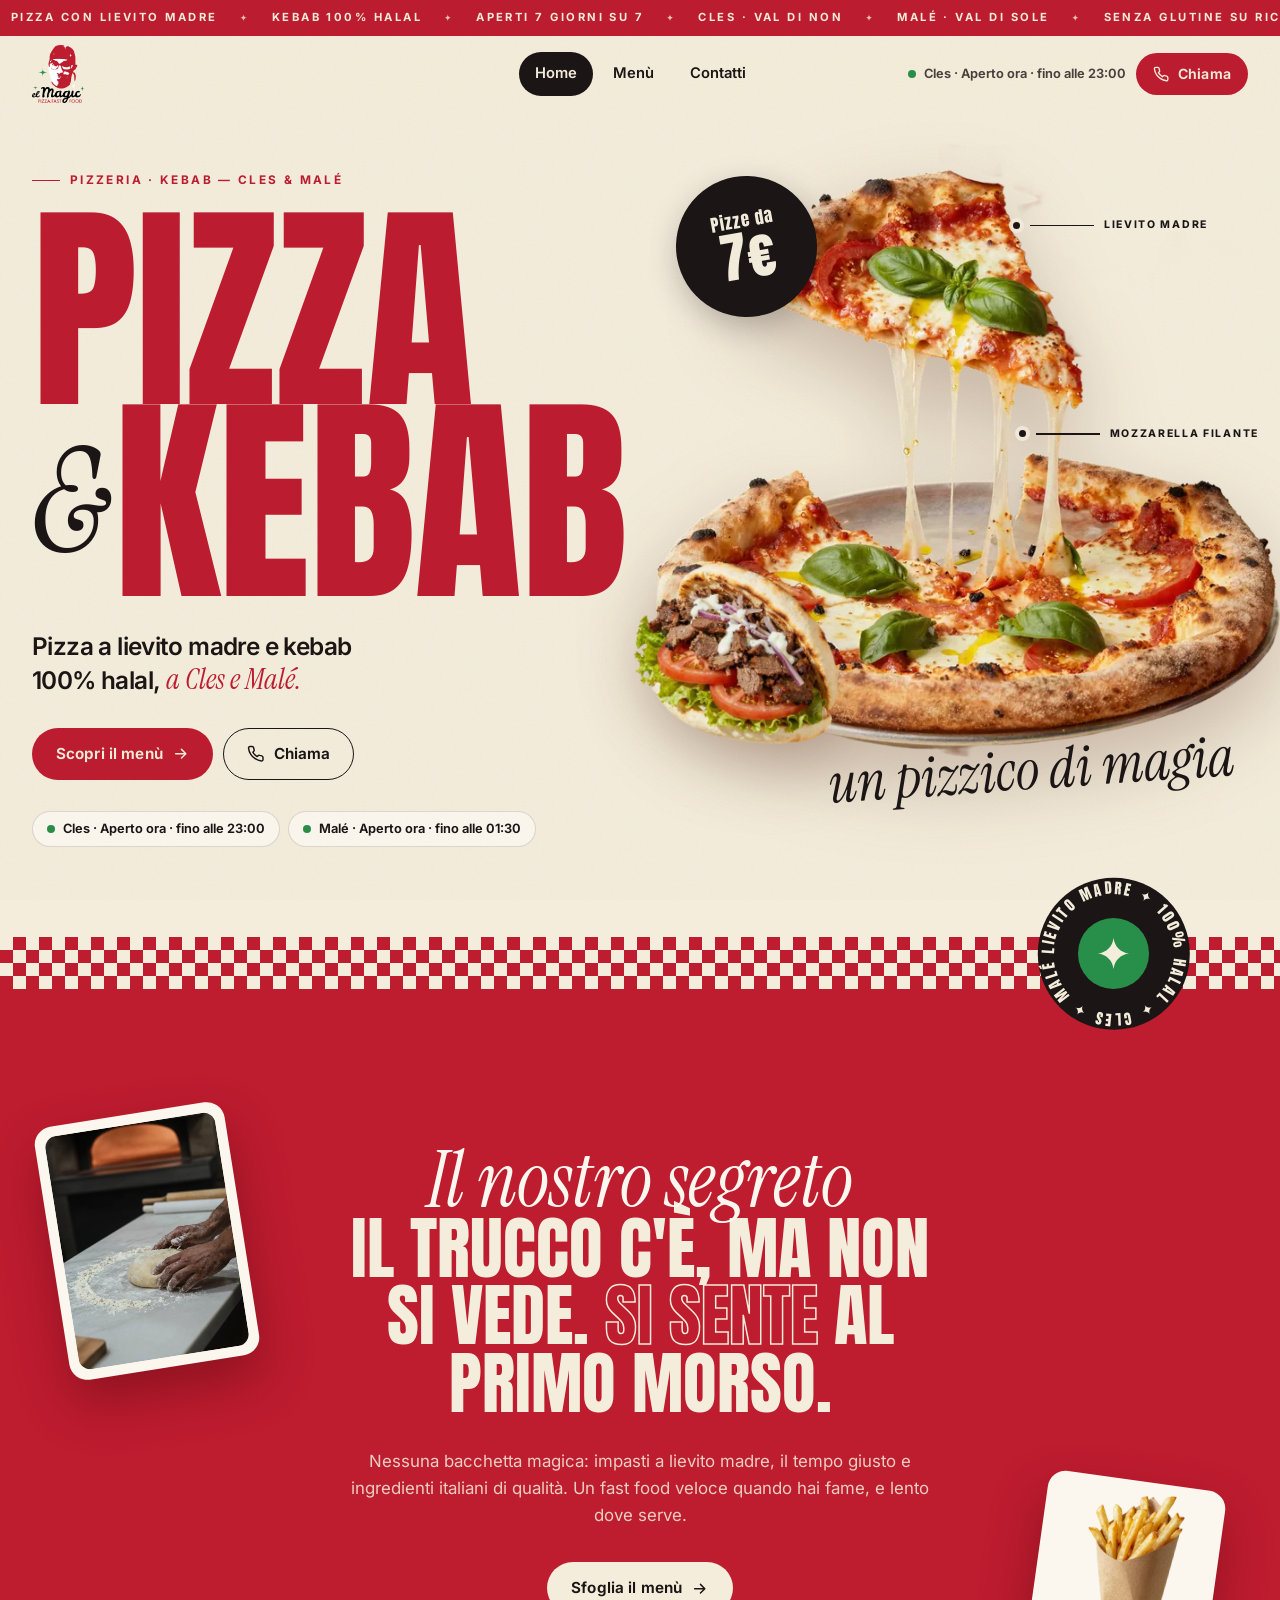
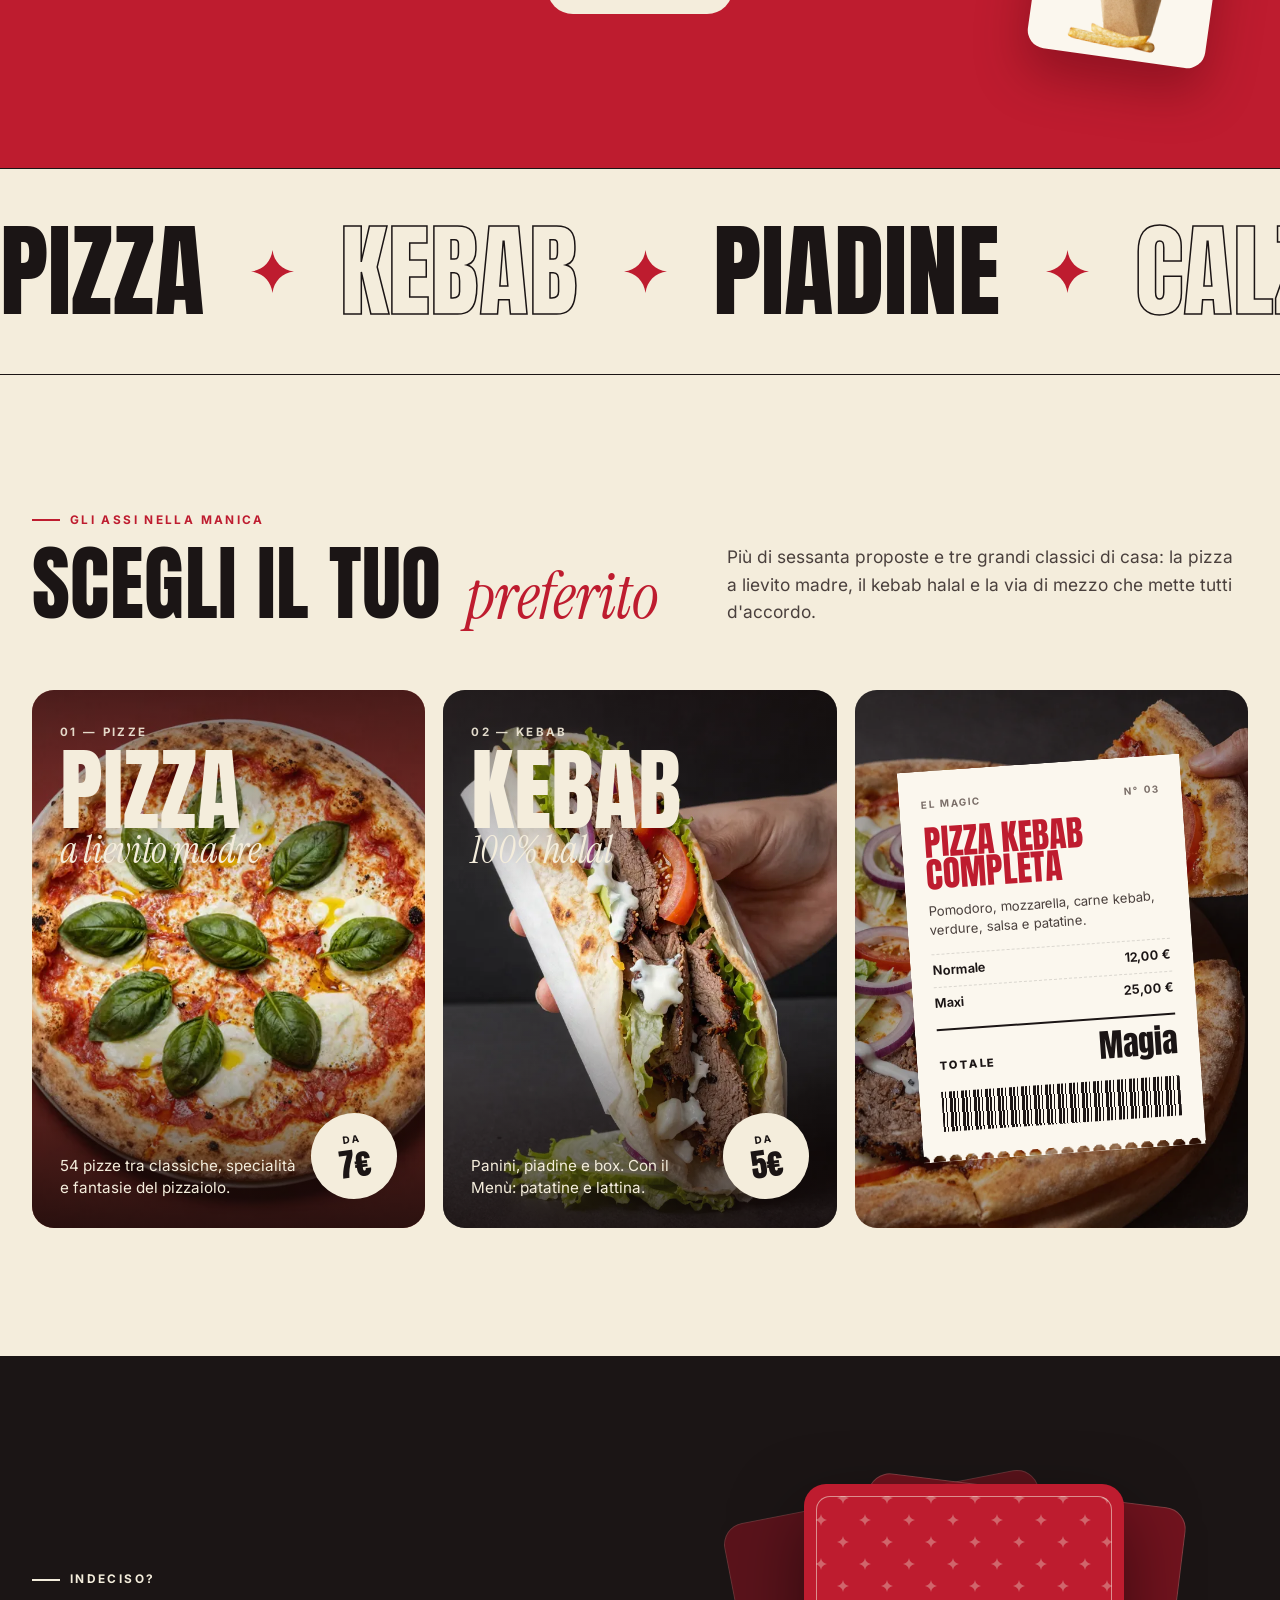
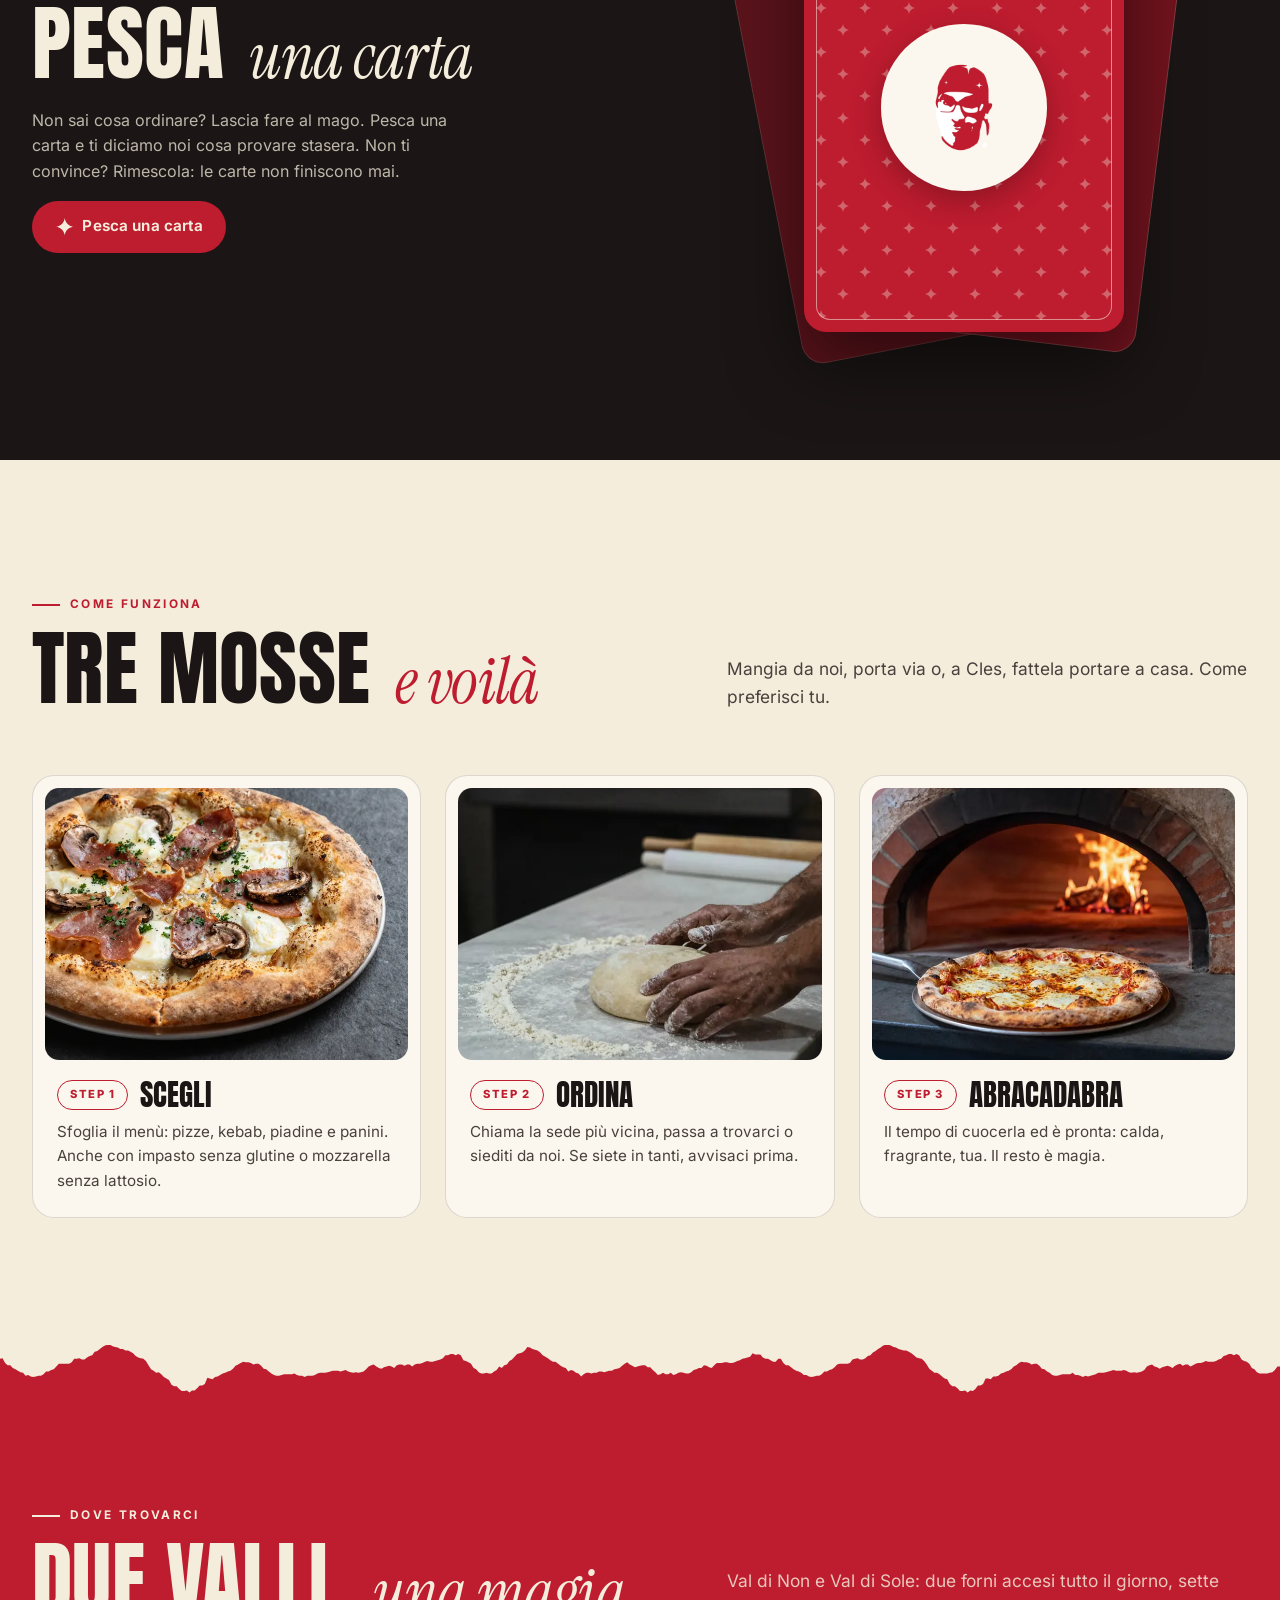
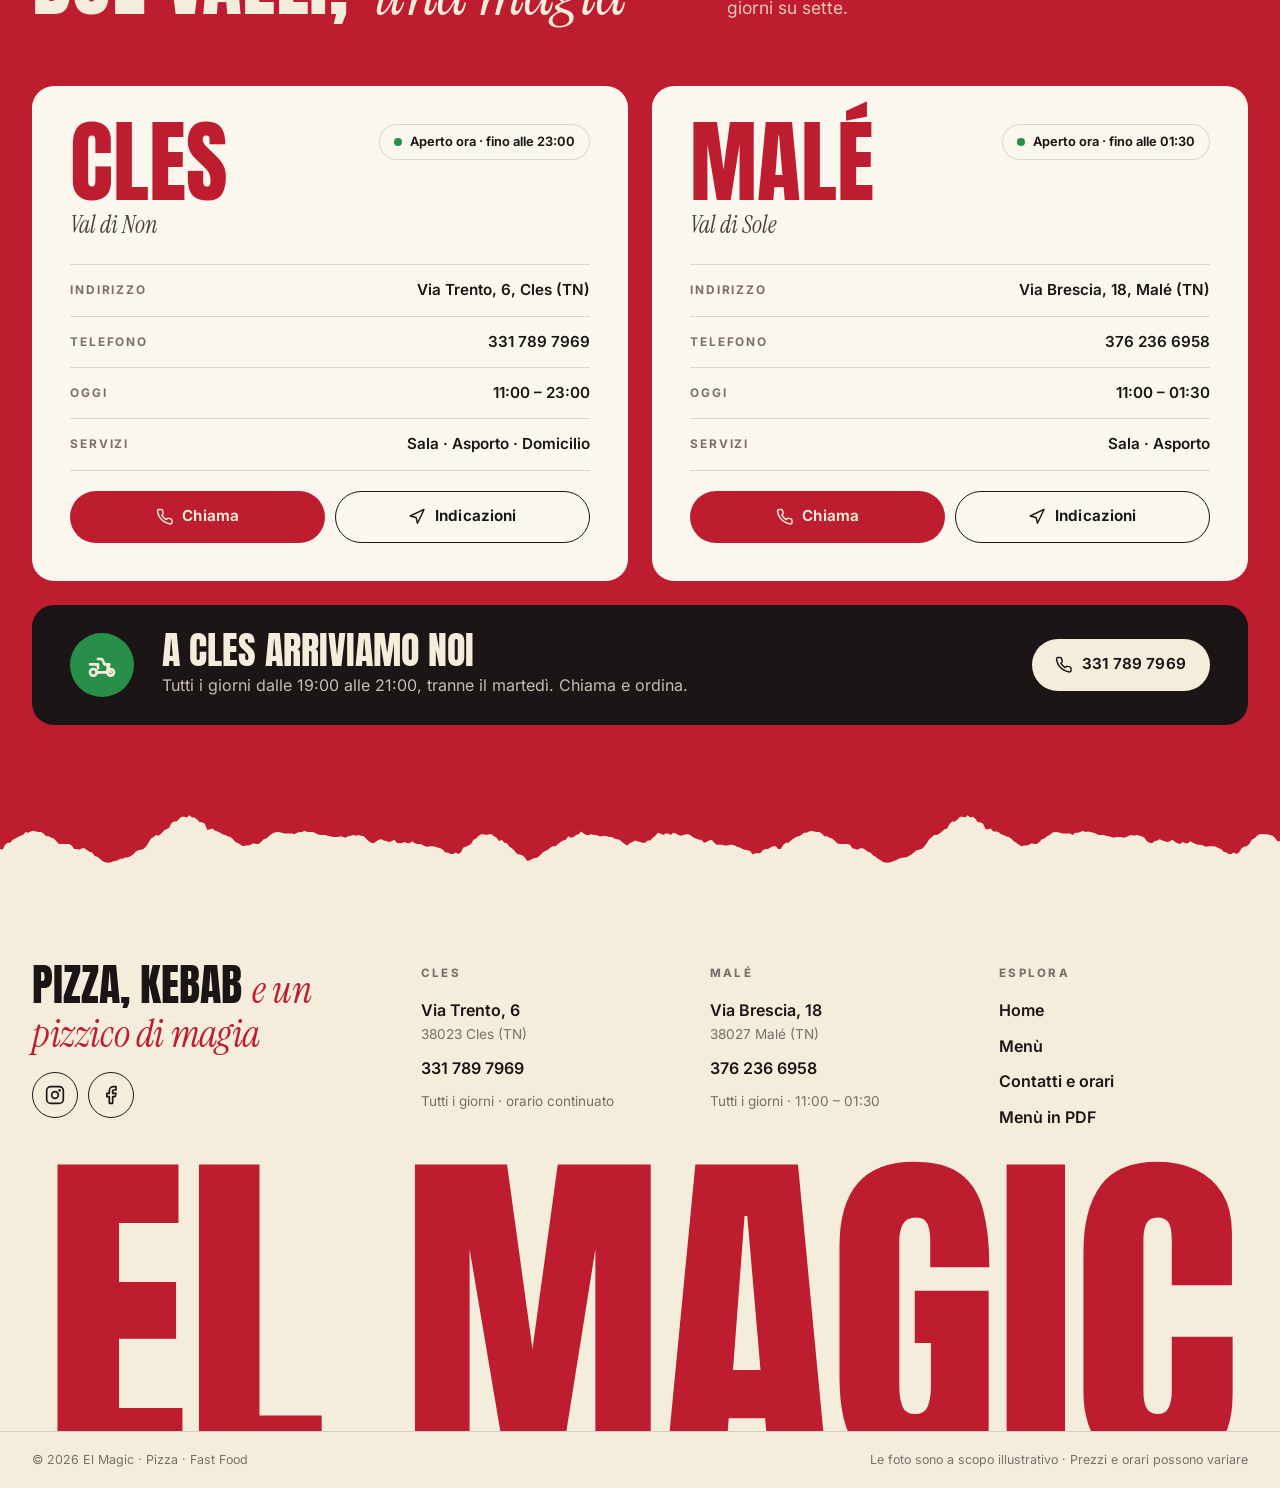
<file: index.html>
<!doctype html>
<html lang="it" class="no-js">
<head>
<meta charset="utf-8">
<meta name="viewport" content="width=device-width, initial-scale=1, viewport-fit=cover">
<title>El Magic | Pizza e kebab a Cles e Malé</title>
<meta name="description" content="Pizza con impasto a lievito madre, kebab 100% halal, panini e piadine a Cles e Malé (TN). Aperti tutti i giorni con orario continuato. Impasto senza glutine su richiesta.">
<link rel="canonical" href="https://www.elmagic.it/">
<meta name="theme-color" content="#f4eddc">
<meta property="og:type" content="website">
<meta property="og:locale" content="it_IT">
<meta property="og:site_name" content="El Magic Pizza Fast Food">
<meta property="og:title" content="El Magic | Pizza e kebab a Cles e Malé">
<meta property="og:description" content="Pizza con impasto a lievito madre, kebab 100% halal, panini e piadine a Cles e Malé (TN). Aperti tutti i giorni con orario continuato. Impasto senza glutine su richiesta.">
<meta property="og:url" content="https://www.elmagic.it/">
<meta property="og:image" content="https://www.elmagic.it/assets/img/og-image.jpg">
<meta property="og:image:width" content="1200">
<meta property="og:image:height" content="630">
<meta name="twitter:card" content="summary_large_image">
<link rel="icon" href="favicon.ico" sizes="48x48">
<link rel="icon" href="assets/img/favicon-32.png" type="image/png" sizes="32x32">
<link rel="apple-touch-icon" href="assets/img/apple-touch-icon.png">
<link rel="manifest" href="site.webmanifest">
<link rel="preload" href="assets/fonts/anton.woff2" as="font" type="font/woff2" crossorigin>
<link rel="preload" href="assets/fonts/inter.woff2" as="font" type="font/woff2" crossorigin>
<link rel="stylesheet" href="assets/css/style.css">
<script type="application/ld+json">{"@context": "https://schema.org", "@graph": [{"@type": "Restaurant", "name": "El Magic Cles", "image": "https://www.elmagic.it/assets/img/og-image.jpg", "logo": "https://www.elmagic.it/assets/img/logo-720.webp", "url": "https://www.elmagic.it/", "telephone": "+393317897969", "servesCuisine": ["Pizza", "Kebab", "Fast food"], "priceRange": "€", "hasMenu": "https://www.elmagic.it/menu/", "address": {"@type": "PostalAddress", "streetAddress": "Via Trento, 6", "postalCode": "38023", "addressLocality": "Cles", "addressRegion": "TN", "addressCountry": "IT"}, "openingHoursSpecification": [{"@type": "OpeningHoursSpecification", "dayOfWeek": "Sunday", "opens": "11:00", "closes": "23:00"}, {"@type": "OpeningHoursSpecification", "dayOfWeek": "Monday", "opens": "11:00", "closes": "22:30"}, {"@type": "OpeningHoursSpecification", "dayOfWeek": "Tuesday", "opens": "11:30", "closes": "22:30"}, {"@type": "OpeningHoursSpecification", "dayOfWeek": "Wednesday", "opens": "11:00", "closes": "22:30"}, {"@type": "OpeningHoursSpecification", "dayOfWeek": "Thursday", "opens": "11:00", "closes": "22:30"}, {"@type": "OpeningHoursSpecification", "dayOfWeek": "Friday", "opens": "11:00", "closes": "23:00"}, {"@type": "OpeningHoursSpecification", "dayOfWeek": "Saturday", "opens": "11:00", "closes": "23:00"}], "sameAs": ["https://www.instagram.com/el_magic_cles/", "https://www.facebook.com/elmagicpizzeria/"]}, {"@type": "Restaurant", "name": "El Magic Malé", "image": "https://www.elmagic.it/assets/img/og-image.jpg", "logo": "https://www.elmagic.it/assets/img/logo-720.webp", "url": "https://www.elmagic.it/", "telephone": "+393762366958", "servesCuisine": ["Pizza", "Kebab", "Fast food"], "priceRange": "€", "hasMenu": "https://www.elmagic.it/menu/", "address": {"@type": "PostalAddress", "streetAddress": "Via Brescia, 18", "postalCode": "38027", "addressLocality": "Malé", "addressRegion": "TN", "addressCountry": "IT"}, "openingHoursSpecification": [{"@type": "OpeningHoursSpecification", "dayOfWeek": "Sunday", "opens": "11:00", "closes": "01:30"}, {"@type": "OpeningHoursSpecification", "dayOfWeek": "Monday", "opens": "11:00", "closes": "01:30"}, {"@type": "OpeningHoursSpecification", "dayOfWeek": "Tuesday", "opens": "11:00", "closes": "01:30"}, {"@type": "OpeningHoursSpecification", "dayOfWeek": "Wednesday", "opens": "11:00", "closes": "01:30"}, {"@type": "OpeningHoursSpecification", "dayOfWeek": "Thursday", "opens": "11:00", "closes": "01:30"}, {"@type": "OpeningHoursSpecification", "dayOfWeek": "Friday", "opens": "11:00", "closes": "01:30"}, {"@type": "OpeningHoursSpecification", "dayOfWeek": "Saturday", "opens": "11:00", "closes": "01:30"}], "sameAs": ["https://www.instagram.com/el_magic_cles/", "https://www.facebook.com/elmagicpizzeria/"]}]}</script>
</head>
<body data-root="">
<a class="skip-link" href="#main">Vai al contenuto</a>
<div class="ticker" aria-hidden="true"><div class="ticker__track"><span>Pizza con lievito madre</span><span>Kebab 100% halal</span><span>Aperti 7 giorni su 7</span><span>Cles · Val di Non</span><span>Malé · Val di Sole</span><span>Senza glutine su richiesta</span><span>Domicilio a Cles</span><span>Pizza con lievito madre</span><span>Kebab 100% halal</span><span>Aperti 7 giorni su 7</span><span>Cles · Val di Non</span><span>Malé · Val di Sole</span><span>Senza glutine su richiesta</span><span>Domicilio a Cles</span></div></div>
<header class="site-header">
  <div class="container">
    <a class="brand" href="./" aria-label="El Magic, torna alla home">
      <img src="assets/img/logo-360.webp" alt="El Magic Pizza Fast Food" width="53" height="58">
    </a>
    <nav class="nav" aria-label="Principale">
      <a href="./" aria-current="page">Home</a>
      <a href="menu/">Menù</a>
      <a href="contatti/">Contatti</a>
    </nav>
    <div class="header-actions">
      <span class="header-status"><span class="status" data-status="cles" data-label="Cles">Cles</span></span>
      <a class="btn btn--red btn--sm" href="contatti/" data-call><svg viewBox="0 0 24 24" fill="none" stroke="currentColor" stroke-width="2" stroke-linecap="round" stroke-linejoin="round" aria-hidden="true"><path d="M22 16.9v3a2 2 0 0 1-2.2 2 19.8 19.8 0 0 1-8.6-3.1 19.5 19.5 0 0 1-6-6A19.8 19.8 0 0 1 2.1 4.2 2 2 0 0 1 4.1 2h3a2 2 0 0 1 2 1.7c.1.9.4 1.9.7 2.8a2 2 0 0 1-.5 2.1L8 9.9a16 16 0 0 0 6 6l1.3-1.3a2 2 0 0 1 2.1-.4c.9.3 1.8.6 2.8.7a2 2 0 0 1 1.7 2z"/></svg>Chiama</a>
    </div>
  </div>
</header>

<main id="main">
  <section class="hero">
    <div class="container">
      <div class="hero__stage">
        <div class="hero__left">
          <span class="eyebrow ">Pizzeria · Kebab — Cles &amp; Malé</span>
          <div class="hero__type" aria-hidden="true"><span>Pizza</span><span><span class="hero__amp">&amp;</span>Kebab</span></div>
          <h1>Pizza a lievito madre e kebab 100% halal, <em>a Cles e Malé.</em></h1>
          <div class="hero__actions">
            <a class="btn btn--red" href="menu/">Scopri il menù<svg class="arrow" viewBox="0 0 24 24" fill="none" stroke="currentColor" stroke-width="2" stroke-linecap="round" stroke-linejoin="round" aria-hidden="true"><path d="M5 12h14M13 6l6 6-6 6"/></svg></a>
            <a class="btn btn--outline" href="contatti/" data-call><svg viewBox="0 0 24 24" fill="none" stroke="currentColor" stroke-width="2" stroke-linecap="round" stroke-linejoin="round" aria-hidden="true"><path d="M22 16.9v3a2 2 0 0 1-2.2 2 19.8 19.8 0 0 1-8.6-3.1 19.5 19.5 0 0 1-6-6A19.8 19.8 0 0 1 2.1 4.2 2 2 0 0 1 4.1 2h3a2 2 0 0 1 2 1.7c.1.9.4 1.9.7 2.8a2 2 0 0 1-.5 2.1L8 9.9a16 16 0 0 0 6 6l1.3-1.3a2 2 0 0 1 2.1-.4c.9.3 1.8.6 2.8.7a2 2 0 0 1 1.7 2z"/></svg>Chiama</a>
          </div>
          <div class="hero__live">
            <span class="pill"><span class="status" data-status="cles" data-label="Cles">Cles</span></span>
            <span class="pill"><span class="status" data-status="male" data-label="Malé">Malé</span></span>
          </div>
        </div>
        <div class="hero__right">
          <img class="hero__slice" src="assets/img/foto/pizza-trancio-700.webp" srcset="assets/img/foto/pizza-trancio-700.webp 700w, assets/img/foto/pizza-trancio-1200.webp 1200w" sizes="(max-width: 760px) 92vw, 46vw" width="1200" height="1206" alt="Trancio di pizza margherita sollevato, con la mozzarella che fila" fetchpriority="high">
          <div class="hero__stamp" aria-hidden="true"><small>Pizze da</small><strong>7€</strong></div>
          <span class="callout callout--1" aria-hidden="true"><i></i>Lievito madre</span>
          <span class="callout callout--2" aria-hidden="true"><i></i>Mozzarella filante</span>
          <span class="hero__script" aria-hidden="true">un pizzico di magia</span>
        </div>
        <img class="hero__kebab" src="assets/img/foto/panino-kebab-500.webp" srcset="assets/img/foto/panino-kebab-500.webp 500w, assets/img/foto/panino-kebab-900.webp 900w" sizes="(max-width: 760px) 40vw, 17vw" width="900" height="878" alt="Panino kebab con carne, insalata, pomodoro e salsa">
      </div>
    </div>
  </section>

  <div class="checker" style="position:relative" aria-hidden="true"><div class="badge-spin" aria-hidden="true">
      <svg viewBox="0 0 200 200"><defs><path id="circ" d="M100,100 m-78,0 a78,78 0 1,1 156,0 a78,78 0 1,1 -156,0"/></defs>
        <circle cx="100" cy="100" r="99" fill="#1b1515"/>
        <text fill="#f4eddc" font-family="Anton, Impact, sans-serif" font-size="19" letter-spacing="3.2"><textPath href="#circ">LIEVITO MADRE ✦ 100% HALAL ✦ CLES ✦ MALÉ ✦</textPath></text>
      </svg>
      <span class="badge-spin__core"><svg viewBox="0 0 24 24" fill="currentColor" aria-hidden="true"><path d="M12 0c.8 6.6 5.4 11.2 12 12-6.6.8-11.2 5.4-12 12-.8-6.6-5.4-11.2-12-12C6.6 11.2 11.2 6.6 12 0Z"/></svg></span>
    </div></div>

  <section class="manifesto">
    <div class="sticker sticker--1" aria-hidden="true"><img src="assets/img/foto/impasto-700.webp" srcset="assets/img/foto/impasto-700.webp 700w, assets/img/foto/impasto-1300.webp 1300w" sizes="230px" alt="" loading="lazy" decoding="async"></div>
    <div class="sticker sticker--2" aria-hidden="true"><img src="assets/img/foto/patatine-500.webp" alt="" loading="lazy" style="object-fit:contain"></div>
    <div class="container">
      <span class="manifesto__script reveal">Il nostro segreto</span>
      <h2 class="manifesto__text reveal">Il trucco c'è, ma non si vede. <em>Si sente</em> al primo morso.</h2>
      <p class="reveal">Nessuna bacchetta magica: impasti a lievito madre, il tempo giusto e ingredienti italiani di qualità. Un fast food veloce quando hai fame, e lento dove serve.</p>
      <a class="btn btn--cream reveal" href="menu/">Sfoglia il menù<svg class="arrow" viewBox="0 0 24 24" fill="none" stroke="currentColor" stroke-width="2" stroke-linecap="round" stroke-linejoin="round" aria-hidden="true"><path d="M5 12h14M13 6l6 6-6 6"/></svg></a>
    </div>
  </section>

  <div class="marquee" aria-hidden="true"><div class="marquee__track"><span>Pizza</span><span>Kebab</span><span>Piadine</span><span>Calzoni</span><span>Panini</span><span>Box kebab</span><span>Patatine</span><span>Pizza</span><span>Kebab</span><span>Piadine</span><span>Calzoni</span><span>Panini</span><span>Box kebab</span><span>Patatine</span></div></div>

  <section class="section">
    <div class="container">
      <div class="section-head section-head--split">
        <div class="reveal"><span class="eyebrow ">Gli assi nella manica</span><h2 class="display title-lg">Scegli il tuo <span class="script">preferito</span></h2></div>
        <p class="lead reveal">Più di sessanta proposte e tre grandi classici di casa: la pizza a lievito madre, il kebab halal e la via di mezzo che mette tutti d'accordo.</p>
      </div>
      <div class="aces">
        <a class="ace reveal" href="menu/#classiche">
          <img src="assets/img/foto/margherita-700.webp" srcset="assets/img/foto/margherita-700.webp 700w, assets/img/foto/margherita-1300.webp 1300w" sizes="(max-width: 760px) 92vw, 33vw" alt="Pizza margherita vista dall&#x27;alto" loading="lazy" decoding="async">
          <div><span class="ace__num">01 — Pizze</span><h3 class="ace__title">Pizza<span class="script">a lievito madre</span></h3></div>
          <div class="ace__foot"><p>54 pizze tra classiche, specialità e fantasie del pizzaiolo.</p><span class="price-coin"><small>da</small><strong>7€</strong></span></div>
        </a>
        <a class="ace reveal reveal-d1" href="menu/#kebab">
          <img src="assets/img/foto/piadina-kebab-700.webp" srcset="assets/img/foto/piadina-kebab-700.webp 700w, assets/img/foto/piadina-kebab-1300.webp 1300w" sizes="(max-width: 760px) 92vw, 33vw" alt="Piadina kebab con carne, insalata, pomodoro e salsa" loading="lazy" decoding="async">
          <div><span class="ace__num">02 — Kebab</span><h3 class="ace__title">Kebab<span class="script">100% halal</span></h3></div>
          <div class="ace__foot"><p>Panini, piadine e box. Con il Menù: patatine e lattina.</p><span class="price-coin"><small>da</small><strong>5€</strong></span></div>
        </a>
        <a class="ace ace--receipt reveal reveal-d2" href="menu/#pizza-kebab">
          <img src="assets/img/foto/pizza-kebab-700.webp" srcset="assets/img/foto/pizza-kebab-700.webp 700w, assets/img/foto/pizza-kebab-1300.webp 1300w" sizes="(max-width: 760px) 92vw, 33vw" alt="Pizza kebab con cipolla rossa e salsa bianca" loading="lazy" decoding="async">
          <div class="receipt">
            <div class="receipt__head"><span>El Magic</span><span>N° 03</span></div>
            <h3>Pizza kebab completa</h3>
            <p>Pomodoro, mozzarella, carne kebab, verdure, salsa e patatine.</p>
            <div class="receipt__row"><span>Normale</span><span>12,00 €</span></div>
            <div class="receipt__row"><span>Maxi</span><span>25,00 €</span></div>
            <div class="receipt__total"><span>TOTALE</span><strong>Magia</strong></div>
            <div class="barcode"></div>
          </div>
        </a>
      </div>
    </div>
  </section>

  <section class="section trick on-dark">
    <div class="container trick__grid">
      <div class="reveal">
        <span class="eyebrow eyebrow--light">Indeciso?</span>
        <h2 class="display title-lg">Pesca <span class="script">una carta</span></h2>
        <p>Non sai cosa ordinare? Lascia fare al mago. Pesca una carta e ti diciamo noi cosa provare stasera. Non ti convince? Rimescola: le carte non finiscono mai.</p>
        <button class="btn btn--red" type="button" data-trick-btn><svg viewBox="0 0 24 24" fill="currentColor" aria-hidden="true"><path d="M12 0c.8 6.6 5.4 11.2 12 12-6.6.8-11.2 5.4-12 12-.8-6.6-5.4-11.2-12-12C6.6 11.2 11.2 6.6 12 0Z"/></svg>Pesca una carta</button>
      </div>
      <div class="deck reveal reveal-d1" data-trick>
        <div class="deck__ghost"></div><div class="deck__ghost"></div>
        <div class="card" role="button" tabindex="0" aria-label="Pesca una carta">
          <div class="card__face card__back"><img src="assets/img/emblema.webp" alt="" width="512" height="512"></div>
          <div class="card__face card__front" aria-live="polite">
            <span class="card__corner card__corner--tl">A<svg viewBox="0 0 24 24" fill="currentColor" aria-hidden="true"><path d="M12 0c.8 6.6 5.4 11.2 12 12-6.6.8-11.2 5.4-12 12-.8-6.6-5.4-11.2-12-12C6.6 11.2 11.2 6.6 12 0Z"/></svg></span>
            <span class="card__corner card__corner--br">A<svg viewBox="0 0 24 24" fill="currentColor" aria-hidden="true"><path d="M12 0c.8 6.6 5.4 11.2 12 12-6.6.8-11.2 5.4-12 12-.8-6.6-5.4-11.2-12-12C6.6 11.2 11.2 6.6 12 0Z"/></svg></span>
            <span class="card__cat"></span><p class="card__name"></p><p class="card__desc"></p><p class="card__price"></p>
          </div>
        </div>
      </div>
    </div>
  </section>

  <section class="section">
    <div class="container">
      <div class="section-head section-head--split">
        <div class="reveal"><span class="eyebrow ">Come funziona</span><h2 class="display title-lg">Tre mosse <span class="script">e voilà</span></h2></div>
        <p class="lead reveal">Mangia da noi, porta via o, a Cles, fattela portare a casa. Come preferisci tu.</p>
      </div>
      <ol class="steps">
        <li class="step reveal"><div class="step__img"><img src="assets/img/foto/pizza-porcini-700.webp" srcset="assets/img/foto/pizza-porcini-700.webp 700w, assets/img/foto/pizza-porcini-1300.webp 1300w" sizes="(max-width: 760px) 92vw, 33vw" alt="Pizza con funghi porcini e speck" loading="lazy" decoding="async"></div>
          <div class="step__head"><span class="step__num">Step 1</span><h3>Scegli</h3></div>
          <p>Sfoglia il menù: pizze, kebab, piadine e panini. Anche con impasto senza glutine o mozzarella senza lattosio.</p></li>
        <li class="step reveal reveal-d1"><div class="step__img"><img src="assets/img/foto/impasto-700.webp" srcset="assets/img/foto/impasto-700.webp 700w, assets/img/foto/impasto-1300.webp 1300w" sizes="(max-width: 760px) 92vw, 33vw" alt="Mani infarinate che lavorano l&#x27;impasto della pizza" loading="lazy" decoding="async"></div>
          <div class="step__head"><span class="step__num">Step 2</span><h3>Ordina</h3></div>
          <p>Chiama la sede più vicina, passa a trovarci o siediti da noi. Se siete in tanti, avvisaci prima.</p></li>
        <li class="step reveal reveal-d2"><div class="step__img"><img src="assets/img/foto/forno-700.webp" srcset="assets/img/foto/forno-700.webp 700w, assets/img/foto/forno-1300.webp 1300w" sizes="(max-width: 760px) 92vw, 33vw" alt="Pizza appena sfornata" loading="lazy" decoding="async"></div>
          <div class="step__head"><span class="step__num">Step 3</span><h3>Abracadabra</h3></div>
          <p>Il tempo di cuocerla ed è pronta: calda, fragrante, tua. Il resto è magia.</p></li>
      </ol>
    </div>
  </section>

  <div class="mountains" aria-hidden="true"></div>
  <section class="places on-dark" id="sedi">
    <div class="container">
      <div class="section-head section-head--split">
        <div class="reveal"><span class="eyebrow eyebrow--light">Dove trovarci</span><h2 class="display title-lg">Due valli, <span class="script">una magia</span></h2></div>
        <p class="lead reveal">Val di Non e Val di Sole: due forni accesi tutto il giorno, sette giorni su sette.</p>
      </div>
      <div class="places__grid">
        <article class="place reveal">
          <div class="place__top">
            <div><h3 class="place__name">Cles</h3><span class="place__valley">Val di Non</span></div>
            <span class="pill"><span class="status" data-status="cles">Orario continuato</span></span>
          </div>
          <div class="place__rows">
            <div class="place__row"><span>Indirizzo</span><a href="https://www.google.com/maps/search/?api=1&query=El+Magic+Pizzeria+Fast+Food+Via+Trento+6+38023+Cles+TN" target="_blank" rel="noopener">Via Trento, 6, Cles (TN)</a></div>
            <div class="place__row"><span>Telefono</span><a href="tel:+393317897969">331 789 7969</a></div>
            <div class="place__row"><span>Oggi</span><span data-today="cles">Orario continuato</span></div>
            <div class="place__row"><span>Servizi</span><span>Sala · Asporto · Domicilio</span></div>
          </div>
          <div class="place__actions">
            <a class="btn btn--red" href="tel:+393317897969"><svg viewBox="0 0 24 24" fill="none" stroke="currentColor" stroke-width="2" stroke-linecap="round" stroke-linejoin="round" aria-hidden="true"><path d="M22 16.9v3a2 2 0 0 1-2.2 2 19.8 19.8 0 0 1-8.6-3.1 19.5 19.5 0 0 1-6-6A19.8 19.8 0 0 1 2.1 4.2 2 2 0 0 1 4.1 2h3a2 2 0 0 1 2 1.7c.1.9.4 1.9.7 2.8a2 2 0 0 1-.5 2.1L8 9.9a16 16 0 0 0 6 6l1.3-1.3a2 2 0 0 1 2.1-.4c.9.3 1.8.6 2.8.7a2 2 0 0 1 1.7 2z"/></svg>Chiama</a>
            <a class="btn btn--outline" href="https://www.google.com/maps/search/?api=1&query=El+Magic+Pizzeria+Fast+Food+Via+Trento+6+38023+Cles+TN" target="_blank" rel="noopener"><svg viewBox="0 0 24 24" fill="none" stroke="currentColor" stroke-width="2" stroke-linecap="round" stroke-linejoin="round" aria-hidden="true"><polygon points="3 11 22 2 13 21 11 13 3 11"/></svg>Indicazioni</a>
          </div>
        </article>
        <article class="place reveal">
          <div class="place__top">
            <div><h3 class="place__name">Malé</h3><span class="place__valley">Val di Sole</span></div>
            <span class="pill"><span class="status" data-status="male">Orario continuato</span></span>
          </div>
          <div class="place__rows">
            <div class="place__row"><span>Indirizzo</span><a href="https://www.google.com/maps/search/?api=1&query=El+Magic+Via+Brescia+18+38027+Mal%C3%A9+TN" target="_blank" rel="noopener">Via Brescia, 18, Malé (TN)</a></div>
            <div class="place__row"><span>Telefono</span><a href="tel:+393762366958">376 236 6958</a></div>
            <div class="place__row"><span>Oggi</span><span data-today="male">Orario continuato</span></div>
            <div class="place__row"><span>Servizi</span><span>Sala · Asporto</span></div>
          </div>
          <div class="place__actions">
            <a class="btn btn--red" href="tel:+393762366958"><svg viewBox="0 0 24 24" fill="none" stroke="currentColor" stroke-width="2" stroke-linecap="round" stroke-linejoin="round" aria-hidden="true"><path d="M22 16.9v3a2 2 0 0 1-2.2 2 19.8 19.8 0 0 1-8.6-3.1 19.5 19.5 0 0 1-6-6A19.8 19.8 0 0 1 2.1 4.2 2 2 0 0 1 4.1 2h3a2 2 0 0 1 2 1.7c.1.9.4 1.9.7 2.8a2 2 0 0 1-.5 2.1L8 9.9a16 16 0 0 0 6 6l1.3-1.3a2 2 0 0 1 2.1-.4c.9.3 1.8.6 2.8.7a2 2 0 0 1 1.7 2z"/></svg>Chiama</a>
            <a class="btn btn--outline" href="https://www.google.com/maps/search/?api=1&query=El+Magic+Via+Brescia+18+38027+Mal%C3%A9+TN" target="_blank" rel="noopener"><svg viewBox="0 0 24 24" fill="none" stroke="currentColor" stroke-width="2" stroke-linecap="round" stroke-linejoin="round" aria-hidden="true"><polygon points="3 11 22 2 13 21 11 13 3 11"/></svg>Indicazioni</a>
          </div>
        </article>
      </div>
      <div class="delivery-strip reveal">
        <div class="delivery-strip__icon"><svg viewBox="0 0 24 24" fill="none" stroke="currentColor" stroke-width="2" stroke-linecap="round" stroke-linejoin="round" aria-hidden="true"><circle cx="5.5" cy="17.5" r="2.5"/><circle cx="18.5" cy="17.5" r="2.5"/><path d="M8 17.5h7.5l2-6H14l-2-4H9"/><path d="M15.5 11.5 18.5 17.5"/><path d="M3 11.5h6v3"/></svg></div>
        <div><h3>A Cles arriviamo noi</h3><p>Tutti i giorni dalle 19:00 alle 21:00, tranne il martedì. Chiama e ordina.</p></div>
        <a class="btn btn--cream" href="tel:+393317897969"><svg viewBox="0 0 24 24" fill="none" stroke="currentColor" stroke-width="2" stroke-linecap="round" stroke-linejoin="round" aria-hidden="true"><path d="M22 16.9v3a2 2 0 0 1-2.2 2 19.8 19.8 0 0 1-8.6-3.1 19.5 19.5 0 0 1-6-6A19.8 19.8 0 0 1 2.1 4.2 2 2 0 0 1 4.1 2h3a2 2 0 0 1 2 1.7c.1.9.4 1.9.7 2.8a2 2 0 0 1-.5 2.1L8 9.9a16 16 0 0 0 6 6l1.3-1.3a2 2 0 0 1 2.1-.4c.9.3 1.8.6 2.8.7a2 2 0 0 1 1.7 2z"/></svg>331 789 7969</a>
      </div>
    </div>
  </section>
</main>
<div class="mountains mountains--flip" aria-hidden="true"></div>
<footer class="site-footer">
  <div class="container">
    <div class="footer-top">
      <div>
        <p class="footer-claim">Pizza, kebab <span class="script">e un pizzico di magia</span></p>
        <div class="socials">
          <a href="https://www.instagram.com/el_magic_cles/" target="_blank" rel="noopener" aria-label="Instagram @el_magic_cles"><svg viewBox="0 0 24 24" fill="none" stroke="currentColor" stroke-width="2" stroke-linecap="round" stroke-linejoin="round" aria-hidden="true"><rect x="2" y="2" width="20" height="20" rx="5"/><circle cx="12" cy="12" r="4"/><circle cx="17.5" cy="6.5" r=".6" fill="currentColor"/></svg></a>
          <a href="https://www.facebook.com/elmagicpizzeria/" target="_blank" rel="noopener" aria-label="Facebook El Magic Pizzeria Fast Food"><svg viewBox="0 0 24 24" fill="none" stroke="currentColor" stroke-width="2" stroke-linecap="round" stroke-linejoin="round" aria-hidden="true"><path d="M18 2h-3a5 5 0 0 0-5 5v3H7v4h3v8h4v-8h3l1-4h-4V7a1 1 0 0 1 1-1h3z"/></svg></a>
        </div>
      </div>
      <div>
        <h2>Cles</h2>
        <ul class="footer-list">
          <li><a href="https://www.google.com/maps/search/?api=1&query=El+Magic+Pizzeria+Fast+Food+Via+Trento+6+38023+Cles+TN" target="_blank" rel="noopener">Via Trento, 6</a><small>38023 Cles (TN)</small></li>
          <li><a href="tel:+393317897969">331 789 7969</a></li>
          <li><small>Tutti i giorni · orario continuato</small></li>
        </ul>
      </div>
      <div>
        <h2>Malé</h2>
        <ul class="footer-list">
          <li><a href="https://www.google.com/maps/search/?api=1&query=El+Magic+Via+Brescia+18+38027+Mal%C3%A9+TN" target="_blank" rel="noopener">Via Brescia, 18</a><small>38027 Malé (TN)</small></li>
          <li><a href="tel:+393762366958">376 236 6958</a></li>
          <li><small>Tutti i giorni · 11:00 – 01:30</small></li>
        </ul>
      </div>
      <div>
        <h2>Esplora</h2>
        <ul class="footer-list">
          <li><a href="./">Home</a></li>
          <li><a href="menu/">Menù</a></li>
          <li><a href="contatti/">Contatti e orari</a></li>
          <li><a href="assets/menu/menu-el-magic.pdf" data-menu-pdf download>Menù in PDF</a></li>
        </ul>
      </div>
    </div>
  </div>
  <span class="wordmark" aria-hidden="true">El Magic</span>
  <div class="container footer-bottom">
    <span>© <span data-year>2026</span> El Magic · Pizza · Fast Food</span>
    <span>Le foto sono a scopo illustrativo · Prezzi e orari possono variare</span>
  </div>
</footer>

<nav class="mobile-bar" aria-label="Azioni rapide">
  <a href="menu/"><svg viewBox="0 0 24 24" fill="none" stroke="currentColor" stroke-width="2" stroke-linecap="round" stroke-linejoin="round" aria-hidden="true"><path d="M15 11h.01M11 15h.01M16 16h.01"/><path d="m2 16 20 6-6-20A20 20 0 0 0 2 16"/><path d="M5.71 17.11a17 17 0 0 1 11.4-11.4"/></svg>Menù</a>
  <a class="is-primary" href="contatti/" data-call><svg viewBox="0 0 24 24" fill="none" stroke="currentColor" stroke-width="2" stroke-linecap="round" stroke-linejoin="round" aria-hidden="true"><path d="M22 16.9v3a2 2 0 0 1-2.2 2 19.8 19.8 0 0 1-8.6-3.1 19.5 19.5 0 0 1-6-6A19.8 19.8 0 0 1 2.1 4.2 2 2 0 0 1 4.1 2h3a2 2 0 0 1 2 1.7c.1.9.4 1.9.7 2.8a2 2 0 0 1-.5 2.1L8 9.9a16 16 0 0 0 6 6l1.3-1.3a2 2 0 0 1 2.1-.4c.9.3 1.8.6 2.8.7a2 2 0 0 1 1.7 2z"/></svg>Chiama</a>
  <a href="contatti/#sedi"><svg viewBox="0 0 24 24" fill="none" stroke="currentColor" stroke-width="2" stroke-linecap="round" stroke-linejoin="round" aria-hidden="true"><polygon points="3 11 22 2 13 21 11 13 3 11"/></svg>Sedi</a>
</nav>
<script src="assets/js/data.js" defer></script>
<script src="assets/js/main.js" defer></script>
</body>
</html>
</file>
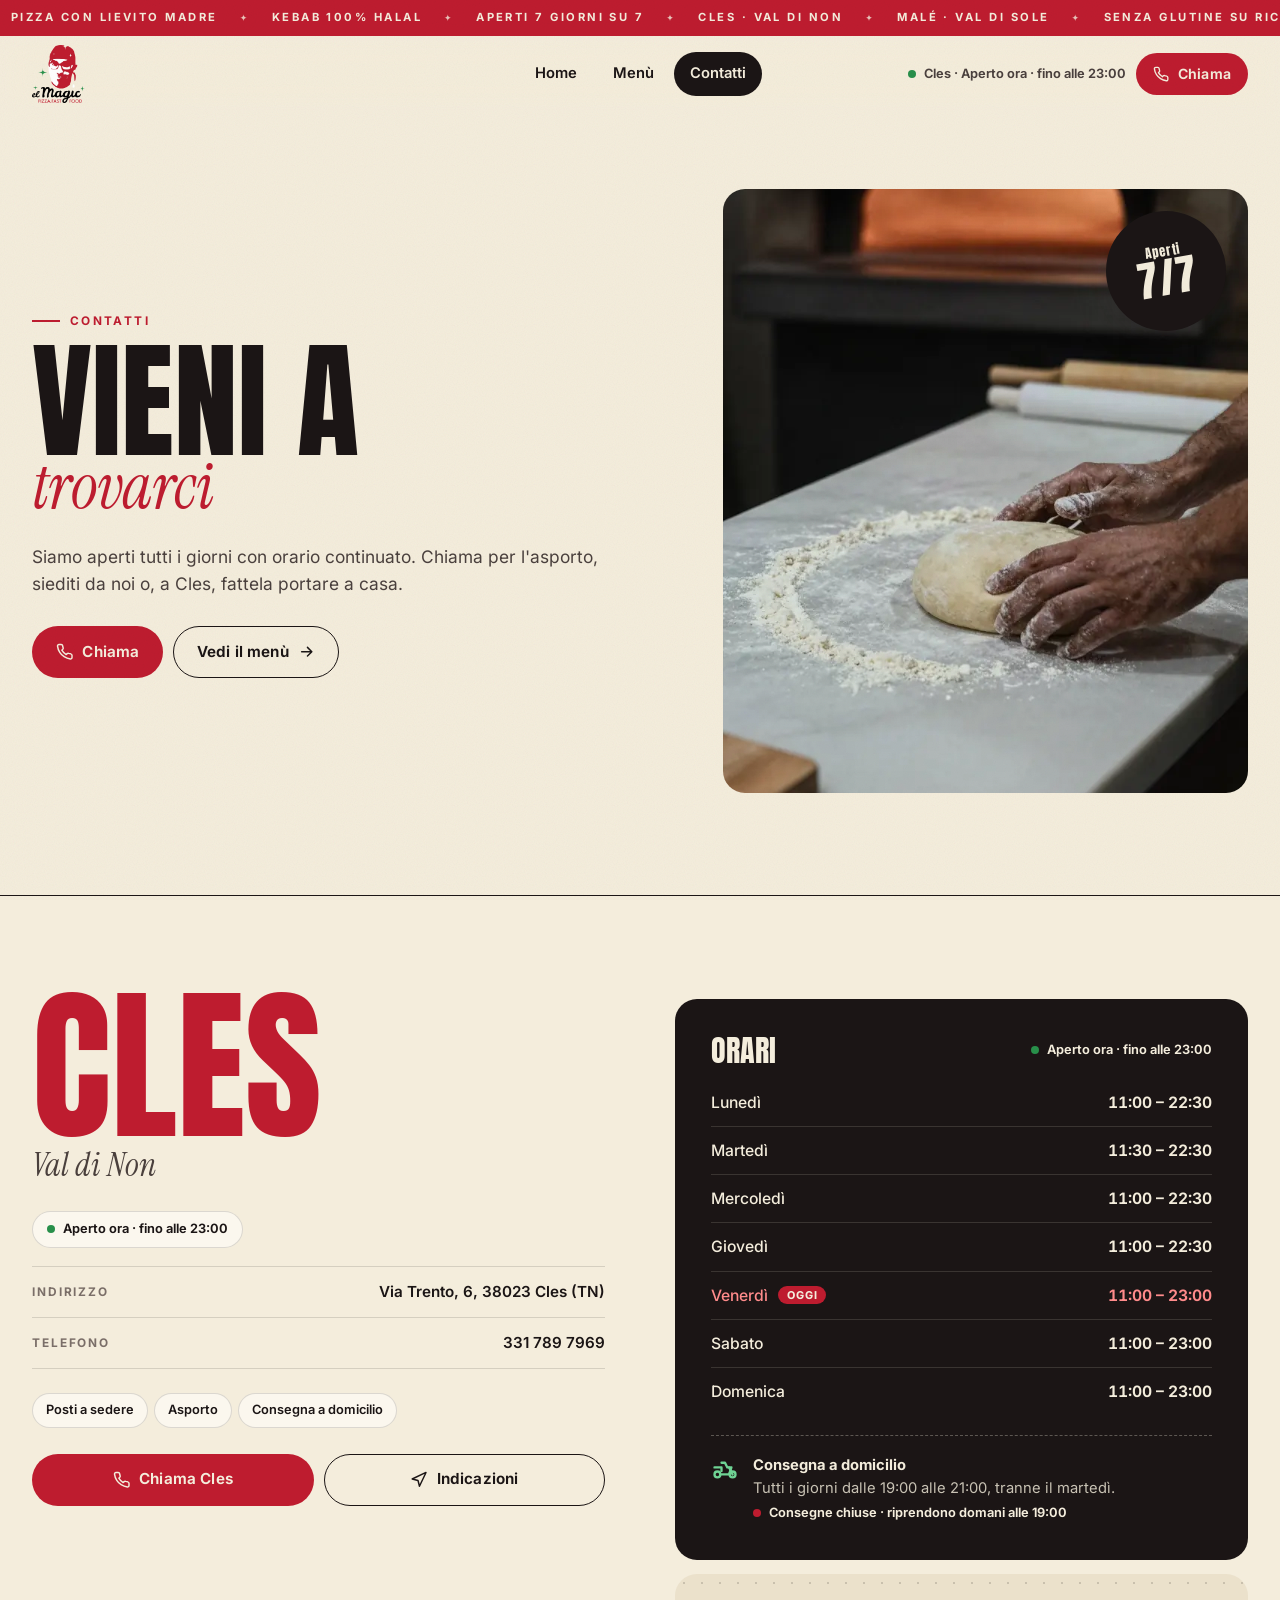
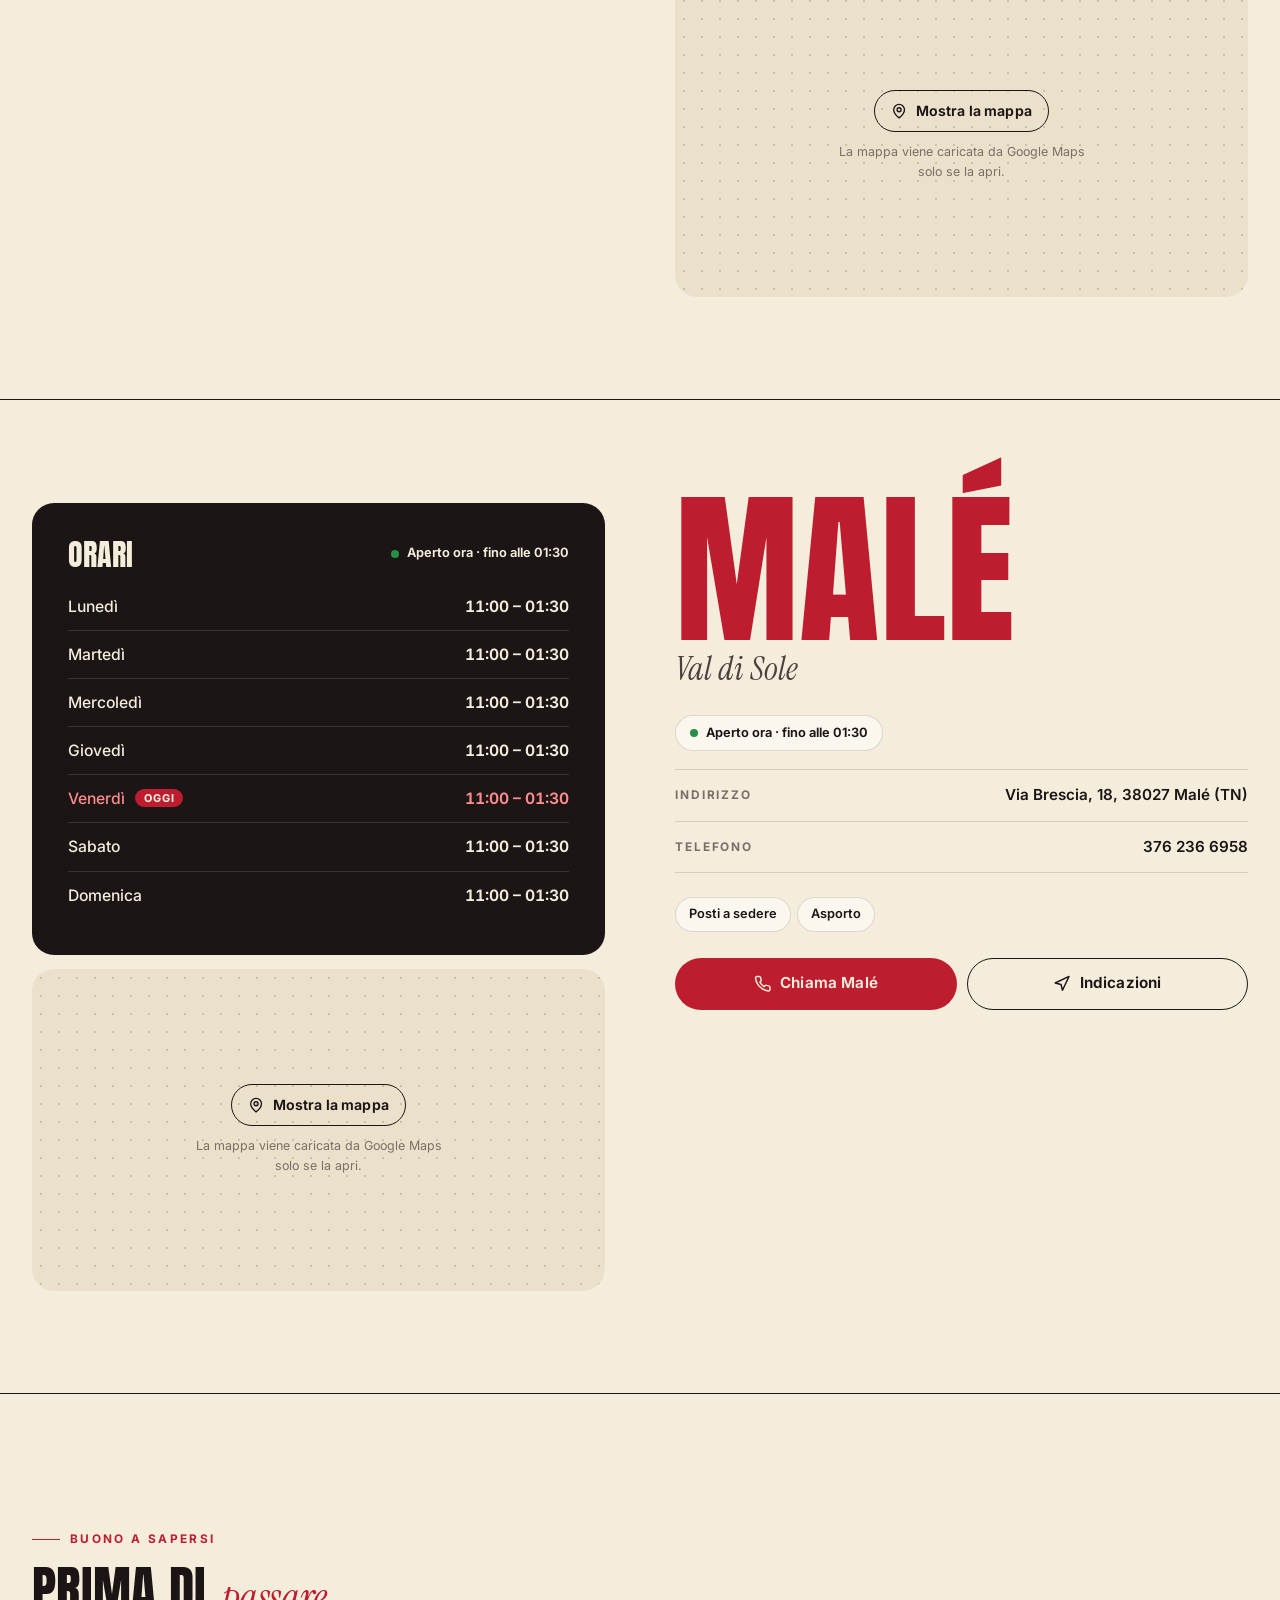
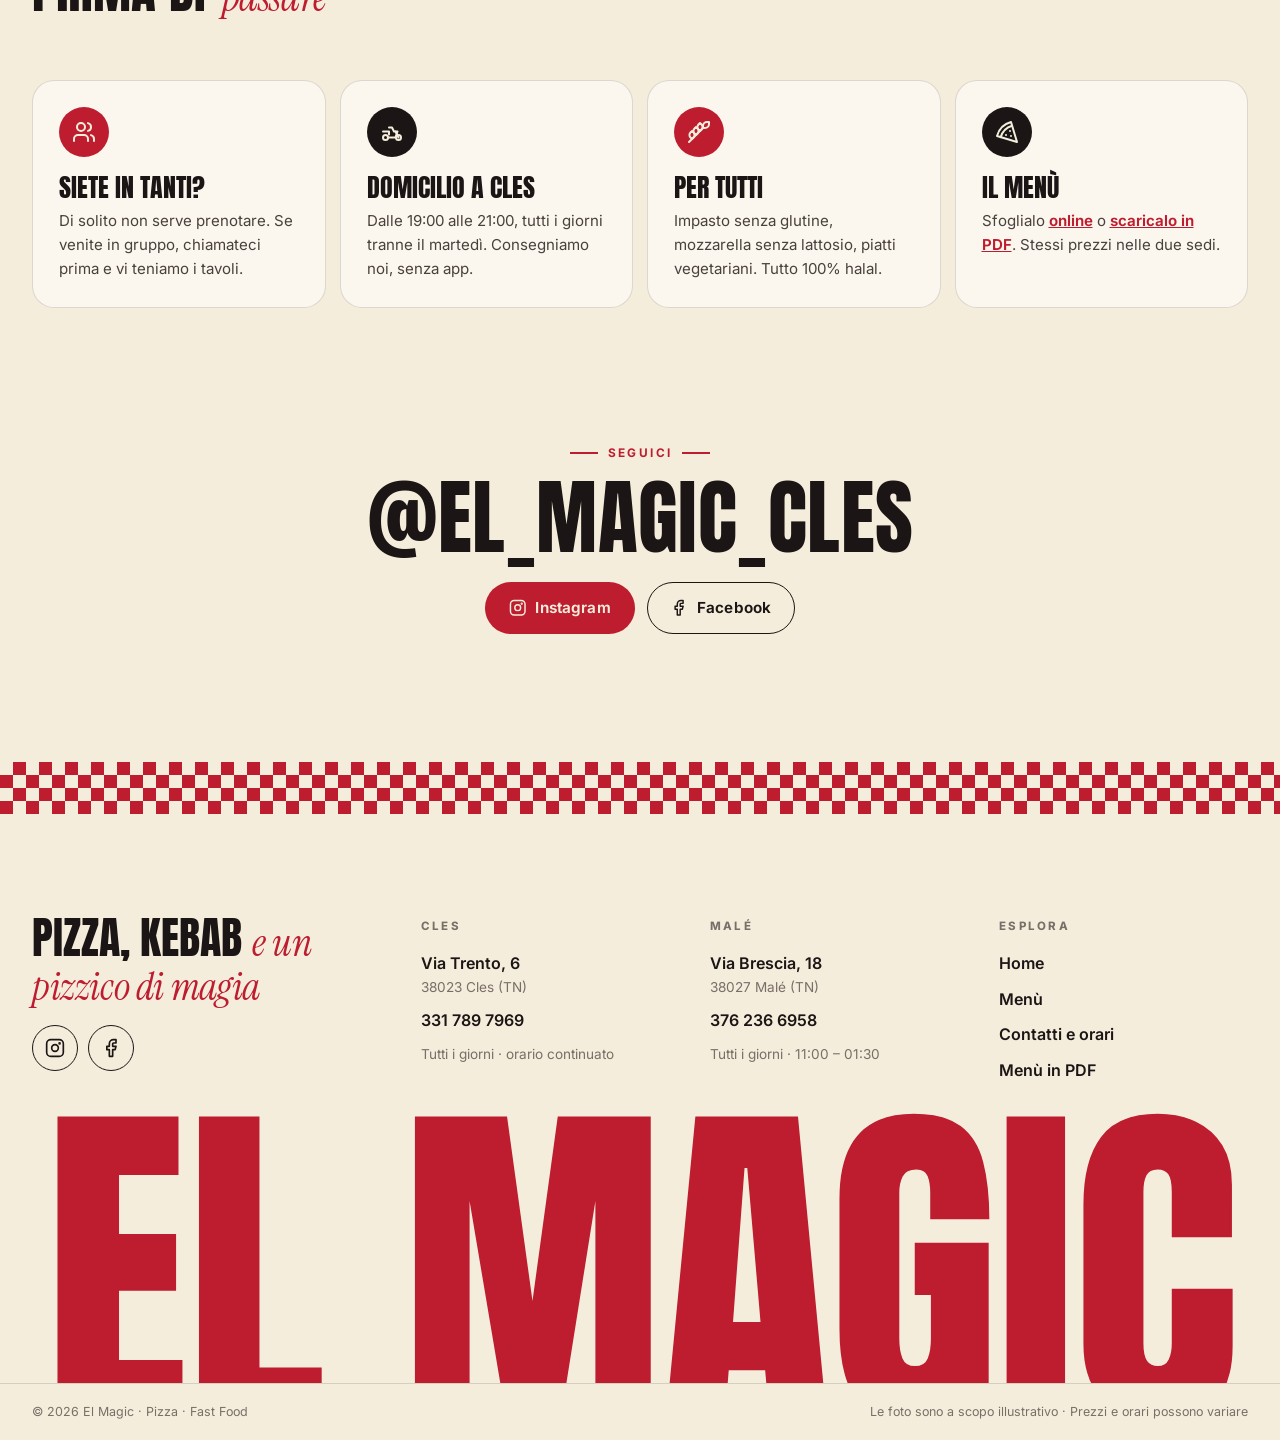
<file: contatti/index.html>
<!doctype html>
<html lang="it" class="no-js">
<head>
<meta charset="utf-8">
<meta name="viewport" content="width=device-width, initial-scale=1, viewport-fit=cover">
<title>Contatti e orari | El Magic Cles e Malé</title>
<meta name="description" content="Indirizzi, telefoni e orari di El Magic a Cles (Via Trento 6) e Malé (Via Brescia 18). Sala, asporto e consegna a domicilio a Cles.">
<link rel="canonical" href="https://www.elmagic.it/contatti/">
<meta name="theme-color" content="#f4eddc">
<meta property="og:type" content="website">
<meta property="og:locale" content="it_IT">
<meta property="og:site_name" content="El Magic Pizza Fast Food">
<meta property="og:title" content="Contatti e orari | El Magic Cles e Malé">
<meta property="og:description" content="Indirizzi, telefoni e orari di El Magic a Cles (Via Trento 6) e Malé (Via Brescia 18). Sala, asporto e consegna a domicilio a Cles.">
<meta property="og:url" content="https://www.elmagic.it/contatti/">
<meta property="og:image" content="https://www.elmagic.it/assets/img/og-image.jpg">
<meta property="og:image:width" content="1200">
<meta property="og:image:height" content="630">
<meta name="twitter:card" content="summary_large_image">
<link rel="icon" href="../favicon.ico" sizes="48x48">
<link rel="icon" href="../assets/img/favicon-32.png" type="image/png" sizes="32x32">
<link rel="apple-touch-icon" href="../assets/img/apple-touch-icon.png">
<link rel="manifest" href="../site.webmanifest">
<link rel="preload" href="../assets/fonts/anton.woff2" as="font" type="font/woff2" crossorigin>
<link rel="preload" href="../assets/fonts/inter.woff2" as="font" type="font/woff2" crossorigin>
<link rel="stylesheet" href="../assets/css/style.css">
</head>
<body data-root="../">
<a class="skip-link" href="#main">Vai al contenuto</a>
<div class="ticker" aria-hidden="true"><div class="ticker__track"><span>Pizza con lievito madre</span><span>Kebab 100% halal</span><span>Aperti 7 giorni su 7</span><span>Cles · Val di Non</span><span>Malé · Val di Sole</span><span>Senza glutine su richiesta</span><span>Domicilio a Cles</span><span>Pizza con lievito madre</span><span>Kebab 100% halal</span><span>Aperti 7 giorni su 7</span><span>Cles · Val di Non</span><span>Malé · Val di Sole</span><span>Senza glutine su richiesta</span><span>Domicilio a Cles</span></div></div>
<header class="site-header">
  <div class="container">
    <a class="brand" href="../" aria-label="El Magic, torna alla home">
      <img src="../assets/img/logo-360.webp" alt="El Magic Pizza Fast Food" width="53" height="58">
    </a>
    <nav class="nav" aria-label="Principale">
      <a href="../">Home</a>
      <a href="../menu/">Menù</a>
      <a href="../contatti/" aria-current="page">Contatti</a>
    </nav>
    <div class="header-actions">
      <span class="header-status"><span class="status" data-status="cles" data-label="Cles">Cles</span></span>
      <a class="btn btn--red btn--sm" href="../contatti/" data-call><svg viewBox="0 0 24 24" fill="none" stroke="currentColor" stroke-width="2" stroke-linecap="round" stroke-linejoin="round" aria-hidden="true"><path d="M22 16.9v3a2 2 0 0 1-2.2 2 19.8 19.8 0 0 1-8.6-3.1 19.5 19.5 0 0 1-6-6A19.8 19.8 0 0 1 2.1 4.2 2 2 0 0 1 4.1 2h3a2 2 0 0 1 2 1.7c.1.9.4 1.9.7 2.8a2 2 0 0 1-.5 2.1L8 9.9a16 16 0 0 0 6 6l1.3-1.3a2 2 0 0 1 2.1-.4c.9.3 1.8.6 2.8.7a2 2 0 0 1 1.7 2z"/></svg>Chiama</a>
    </div>
  </div>
</header>

<main id="main">
  <section class="c-hero">
    <div class="container c-hero__grid">
      <div class="reveal">
        <span class="eyebrow ">Contatti</span>
        <h1>Vieni a <span class="script">trovarci</span></h1>
        <p class="lead" style="margin-top:22px">Siamo aperti tutti i giorni con orario continuato. Chiama per l'asporto, siediti da noi o, a Cles, fattela portare a casa.</p>
        <div class="hero__actions" style="margin-top:28px">
          <a class="btn btn--red" href="#sedi" data-call><svg viewBox="0 0 24 24" fill="none" stroke="currentColor" stroke-width="2" stroke-linecap="round" stroke-linejoin="round" aria-hidden="true"><path d="M22 16.9v3a2 2 0 0 1-2.2 2 19.8 19.8 0 0 1-8.6-3.1 19.5 19.5 0 0 1-6-6A19.8 19.8 0 0 1 2.1 4.2 2 2 0 0 1 4.1 2h3a2 2 0 0 1 2 1.7c.1.9.4 1.9.7 2.8a2 2 0 0 1-.5 2.1L8 9.9a16 16 0 0 0 6 6l1.3-1.3a2 2 0 0 1 2.1-.4c.9.3 1.8.6 2.8.7a2 2 0 0 1 1.7 2z"/></svg>Chiama</a>
          <a class="btn btn--outline" href="../menu/">Vedi il menù<svg class="arrow" viewBox="0 0 24 24" fill="none" stroke="currentColor" stroke-width="2" stroke-linecap="round" stroke-linejoin="round" aria-hidden="true"><path d="M5 12h14M13 6l6 6-6 6"/></svg></a>
        </div>
      </div>
      <div class="c-hero__photo reveal reveal-d1">
        <img src="../assets/img/foto/impasto-700.webp" srcset="../assets/img/foto/impasto-700.webp 700w, ../assets/img/foto/impasto-1300.webp 1300w" sizes="(max-width: 900px) 92vw, 40vw" alt="Mani infarinate che lavorano l&#x27;impasto della pizza" fetchpriority="high">
        <div class="hero__stamp" aria-hidden="true"><small>Aperti</small><strong>7/7</strong></div>
      </div>
    </div>
  </section>

  <div id="sedi">
  <section class="loc" id="sede-cles">
    <div class="container loc__grid">
      <div class="loc__info reveal">
        <h2 class="loc__name">Cles</h2>
        <span class="loc__valley">Val di Non</span>
        <span class="pill"><span class="status" data-status="cles">Orario continuato</span></span>
        <div class="place__rows">
          <div class="place__row"><span>Indirizzo</span><a href="https://www.google.com/maps/search/?api=1&query=El+Magic+Pizzeria+Fast+Food+Via+Trento+6+38023+Cles+TN" target="_blank" rel="noopener">Via Trento, 6, 38023 Cles (TN)</a></div>
          <div class="place__row"><span>Telefono</span><a href="tel:+393317897969">331 789 7969</a></div>
        </div>
        <div class="tags-row"><span class="tag-soft">Posti a sedere</span><span class="tag-soft">Asporto</span><span class="tag-soft">Consegna a domicilio</span></div>
        <div class="place__actions" style="margin-top:26px">
          <a class="btn btn--red" href="tel:+393317897969"><svg viewBox="0 0 24 24" fill="none" stroke="currentColor" stroke-width="2" stroke-linecap="round" stroke-linejoin="round" aria-hidden="true"><path d="M22 16.9v3a2 2 0 0 1-2.2 2 19.8 19.8 0 0 1-8.6-3.1 19.5 19.5 0 0 1-6-6A19.8 19.8 0 0 1 2.1 4.2 2 2 0 0 1 4.1 2h3a2 2 0 0 1 2 1.7c.1.9.4 1.9.7 2.8a2 2 0 0 1-.5 2.1L8 9.9a16 16 0 0 0 6 6l1.3-1.3a2 2 0 0 1 2.1-.4c.9.3 1.8.6 2.8.7a2 2 0 0 1 1.7 2z"/></svg>Chiama Cles</a>
          <a class="btn btn--outline" href="https://www.google.com/maps/search/?api=1&query=El+Magic+Pizzeria+Fast+Food+Via+Trento+6+38023+Cles+TN" target="_blank" rel="noopener"><svg viewBox="0 0 24 24" fill="none" stroke="currentColor" stroke-width="2" stroke-linecap="round" stroke-linejoin="round" aria-hidden="true"><polygon points="3 11 22 2 13 21 11 13 3 11"/></svg>Indicazioni</a>
        </div>
      </div>
      <div class="reveal reveal-d1">
        <div class="board">
          <h3>Orari <span class="status" data-status="cles"></span></h3>
          <table class="hours" data-hours="cles"><caption class="visually-hidden">Orari Cles</caption><tbody><tr><th scope="row">Lunedì</th><td>11:00 – 22:30</td></tr><tr><th scope="row">Martedì</th><td>11:30 – 22:30</td></tr><tr><th scope="row">Mercoledì</th><td>11:00 – 22:30</td></tr><tr><th scope="row">Giovedì</th><td>11:00 – 22:30</td></tr><tr><th scope="row">Venerdì</th><td>11:00 – 23:00</td></tr><tr><th scope="row">Sabato</th><td>11:00 – 23:00</td></tr><tr><th scope="row">Domenica</th><td>11:00 – 23:00</td></tr></tbody></table>
          <div class="board__delivery"><svg viewBox="0 0 24 24" fill="none" stroke="currentColor" stroke-width="2" stroke-linecap="round" stroke-linejoin="round" aria-hidden="true"><circle cx="5.5" cy="17.5" r="2.5"/><circle cx="18.5" cy="17.5" r="2.5"/><path d="M8 17.5h7.5l2-6H14l-2-4H9"/><path d="M15.5 11.5 18.5 17.5"/><path d="M3 11.5h6v3"/></svg><p><strong>Consegna a domicilio</strong>Tutti i giorni dalle 19:00 alle 21:00, tranne il martedì.<br><span class="status" data-delivery-status="cles"></span></p></div>
        </div>
        <div class="map"><div class="map__ph"><button class="btn btn--outline btn--sm" type="button" data-map-load="cles"><svg viewBox="0 0 24 24" fill="none" stroke="currentColor" stroke-width="2" stroke-linecap="round" stroke-linejoin="round" aria-hidden="true"><path d="M20 10c0 6-8 12-8 12s-8-6-8-12a8 8 0 0 1 16 0z"/><circle cx="12" cy="10" r="3"/></svg>Mostra la mappa</button><p>La mappa viene caricata da Google Maps solo se la apri.</p></div></div>
      </div>
    </div>
  </section>
  <section class="loc loc--alt" id="sede-male">
    <div class="container loc__grid">
      <div class="loc__info reveal">
        <h2 class="loc__name">Malé</h2>
        <span class="loc__valley">Val di Sole</span>
        <span class="pill"><span class="status" data-status="male">Orario continuato</span></span>
        <div class="place__rows">
          <div class="place__row"><span>Indirizzo</span><a href="https://www.google.com/maps/search/?api=1&query=El+Magic+Via+Brescia+18+38027+Mal%C3%A9+TN" target="_blank" rel="noopener">Via Brescia, 18, 38027 Malé (TN)</a></div>
          <div class="place__row"><span>Telefono</span><a href="tel:+393762366958">376 236 6958</a></div>
        </div>
        <div class="tags-row"><span class="tag-soft">Posti a sedere</span><span class="tag-soft">Asporto</span></div>
        <div class="place__actions" style="margin-top:26px">
          <a class="btn btn--red" href="tel:+393762366958"><svg viewBox="0 0 24 24" fill="none" stroke="currentColor" stroke-width="2" stroke-linecap="round" stroke-linejoin="round" aria-hidden="true"><path d="M22 16.9v3a2 2 0 0 1-2.2 2 19.8 19.8 0 0 1-8.6-3.1 19.5 19.5 0 0 1-6-6A19.8 19.8 0 0 1 2.1 4.2 2 2 0 0 1 4.1 2h3a2 2 0 0 1 2 1.7c.1.9.4 1.9.7 2.8a2 2 0 0 1-.5 2.1L8 9.9a16 16 0 0 0 6 6l1.3-1.3a2 2 0 0 1 2.1-.4c.9.3 1.8.6 2.8.7a2 2 0 0 1 1.7 2z"/></svg>Chiama Malé</a>
          <a class="btn btn--outline" href="https://www.google.com/maps/search/?api=1&query=El+Magic+Via+Brescia+18+38027+Mal%C3%A9+TN" target="_blank" rel="noopener"><svg viewBox="0 0 24 24" fill="none" stroke="currentColor" stroke-width="2" stroke-linecap="round" stroke-linejoin="round" aria-hidden="true"><polygon points="3 11 22 2 13 21 11 13 3 11"/></svg>Indicazioni</a>
        </div>
      </div>
      <div class="reveal reveal-d1">
        <div class="board">
          <h3>Orari <span class="status" data-status="male"></span></h3>
          <table class="hours" data-hours="male"><caption class="visually-hidden">Orari Malé</caption><tbody><tr><th scope="row">Lunedì</th><td>11:00 – 01:30</td></tr><tr><th scope="row">Martedì</th><td>11:00 – 01:30</td></tr><tr><th scope="row">Mercoledì</th><td>11:00 – 01:30</td></tr><tr><th scope="row">Giovedì</th><td>11:00 – 01:30</td></tr><tr><th scope="row">Venerdì</th><td>11:00 – 01:30</td></tr><tr><th scope="row">Sabato</th><td>11:00 – 01:30</td></tr><tr><th scope="row">Domenica</th><td>11:00 – 01:30</td></tr></tbody></table>
          
        </div>
        <div class="map"><div class="map__ph"><button class="btn btn--outline btn--sm" type="button" data-map-load="male"><svg viewBox="0 0 24 24" fill="none" stroke="currentColor" stroke-width="2" stroke-linecap="round" stroke-linejoin="round" aria-hidden="true"><path d="M20 10c0 6-8 12-8 12s-8-6-8-12a8 8 0 0 1 16 0z"/><circle cx="12" cy="10" r="3"/></svg>Mostra la mappa</button><p>La mappa viene caricata da Google Maps solo se la apri.</p></div></div>
      </div>
    </div>
  </section>
  </div>

  <section class="section" style="border-top:1.5px solid var(--ink)">
    <div class="container">
      <div class="section-head section-head--split">
        <div class="reveal"><span class="eyebrow ">Buono a sapersi</span><h2 class="display title-md">Prima di <span class="script">passare</span></h2></div>
      </div>
      <div class="perks">
        <div class="perk reveal"><div class="perk__icon"><svg viewBox="0 0 24 24" fill="none" stroke="currentColor" stroke-width="2" stroke-linecap="round" stroke-linejoin="round" aria-hidden="true"><path d="M16 21v-2a4 4 0 0 0-4-4H6a4 4 0 0 0-4 4v2"/><circle cx="9" cy="7" r="4"/><path d="M22 21v-2a4 4 0 0 0-3-3.87M16 3.13a4 4 0 0 1 0 7.75"/></svg></div><h3>Siete in tanti?</h3><p>Di solito non serve prenotare. Se venite in gruppo, chiamateci prima e vi teniamo i tavoli.</p></div>
        <div class="perk reveal reveal-d1"><div class="perk__icon"><svg viewBox="0 0 24 24" fill="none" stroke="currentColor" stroke-width="2" stroke-linecap="round" stroke-linejoin="round" aria-hidden="true"><circle cx="5.5" cy="17.5" r="2.5"/><circle cx="18.5" cy="17.5" r="2.5"/><path d="M8 17.5h7.5l2-6H14l-2-4H9"/><path d="M15.5 11.5 18.5 17.5"/><path d="M3 11.5h6v3"/></svg></div><h3>Domicilio a Cles</h3><p>Dalle 19:00 alle 21:00, tutti i giorni tranne il martedì. Consegniamo noi, senza app.</p></div>
        <div class="perk reveal reveal-d2"><div class="perk__icon"><svg viewBox="0 0 24 24" fill="none" stroke="currentColor" stroke-width="2" stroke-linecap="round" stroke-linejoin="round" aria-hidden="true"><path d="M2 22 16 8"/><path d="M3.47 12.53 5 11l1.53 1.53a3.5 3.5 0 0 1 0 4.94L5 19l-1.53-1.53a3.5 3.5 0 0 1 0-4.94Z"/><path d="M7.47 8.53 9 7l1.53 1.53a3.5 3.5 0 0 1 0 4.94L9 15l-1.53-1.53a3.5 3.5 0 0 1 0-4.94Z"/><path d="M11.47 4.53 13 3l1.53 1.53a3.5 3.5 0 0 1 0 4.94L13 11l-1.53-1.53a3.5 3.5 0 0 1 0-4.94Z"/><path d="M20 2h2v2a4 4 0 0 1-4 4h-2V6a4 4 0 0 1 4-4Z"/></svg></div><h3>Per tutti</h3><p>Impasto senza glutine, mozzarella senza lattosio, piatti vegetariani. Tutto 100% halal.</p></div>
        <div class="perk reveal reveal-d3"><div class="perk__icon"><svg viewBox="0 0 24 24" fill="none" stroke="currentColor" stroke-width="2" stroke-linecap="round" stroke-linejoin="round" aria-hidden="true"><path d="M15 11h.01M11 15h.01M16 16h.01"/><path d="m2 16 20 6-6-20A20 20 0 0 0 2 16"/><path d="M5.71 17.11a17 17 0 0 1 11.4-11.4"/></svg></div><h3>Il menù</h3><p>Sfoglialo <a href="../menu/">online</a> o <a href="../assets/menu/menu-el-magic.pdf" data-menu-pdf download>scaricalo in PDF</a>. Stessi prezzi nelle due sedi.</p></div>
      </div>
    </div>
  </section>

  <section class="section" style="padding-top:0; text-align:center">
    <div class="container reveal">
      <span class="eyebrow eyebrow--center">Seguici</span>
      <h2 class="display title-lg" style="margin-bottom:28px">@el_magic_cles</h2>
      <div class="social-big">
        <a class="btn btn--red" href="https://www.instagram.com/el_magic_cles/" target="_blank" rel="noopener"><svg viewBox="0 0 24 24" fill="none" stroke="currentColor" stroke-width="2" stroke-linecap="round" stroke-linejoin="round" aria-hidden="true"><rect x="2" y="2" width="20" height="20" rx="5"/><circle cx="12" cy="12" r="4"/><circle cx="17.5" cy="6.5" r=".6" fill="currentColor"/></svg>Instagram</a>
        <a class="btn btn--outline" href="https://www.facebook.com/elmagicpizzeria/" target="_blank" rel="noopener"><svg viewBox="0 0 24 24" fill="none" stroke="currentColor" stroke-width="2" stroke-linecap="round" stroke-linejoin="round" aria-hidden="true"><path d="M18 2h-3a5 5 0 0 0-5 5v3H7v4h3v8h4v-8h3l1-4h-4V7a1 1 0 0 1 1-1h3z"/></svg>Facebook</a>
      </div>
    </div>
  </section>
</main>
<div class="checker" aria-hidden="true"></div>
<footer class="site-footer">
  <div class="container">
    <div class="footer-top">
      <div>
        <p class="footer-claim">Pizza, kebab <span class="script">e un pizzico di magia</span></p>
        <div class="socials">
          <a href="https://www.instagram.com/el_magic_cles/" target="_blank" rel="noopener" aria-label="Instagram @el_magic_cles"><svg viewBox="0 0 24 24" fill="none" stroke="currentColor" stroke-width="2" stroke-linecap="round" stroke-linejoin="round" aria-hidden="true"><rect x="2" y="2" width="20" height="20" rx="5"/><circle cx="12" cy="12" r="4"/><circle cx="17.5" cy="6.5" r=".6" fill="currentColor"/></svg></a>
          <a href="https://www.facebook.com/elmagicpizzeria/" target="_blank" rel="noopener" aria-label="Facebook El Magic Pizzeria Fast Food"><svg viewBox="0 0 24 24" fill="none" stroke="currentColor" stroke-width="2" stroke-linecap="round" stroke-linejoin="round" aria-hidden="true"><path d="M18 2h-3a5 5 0 0 0-5 5v3H7v4h3v8h4v-8h3l1-4h-4V7a1 1 0 0 1 1-1h3z"/></svg></a>
        </div>
      </div>
      <div>
        <h2>Cles</h2>
        <ul class="footer-list">
          <li><a href="https://www.google.com/maps/search/?api=1&query=El+Magic+Pizzeria+Fast+Food+Via+Trento+6+38023+Cles+TN" target="_blank" rel="noopener">Via Trento, 6</a><small>38023 Cles (TN)</small></li>
          <li><a href="tel:+393317897969">331 789 7969</a></li>
          <li><small>Tutti i giorni · orario continuato</small></li>
        </ul>
      </div>
      <div>
        <h2>Malé</h2>
        <ul class="footer-list">
          <li><a href="https://www.google.com/maps/search/?api=1&query=El+Magic+Via+Brescia+18+38027+Mal%C3%A9+TN" target="_blank" rel="noopener">Via Brescia, 18</a><small>38027 Malé (TN)</small></li>
          <li><a href="tel:+393762366958">376 236 6958</a></li>
          <li><small>Tutti i giorni · 11:00 – 01:30</small></li>
        </ul>
      </div>
      <div>
        <h2>Esplora</h2>
        <ul class="footer-list">
          <li><a href="../">Home</a></li>
          <li><a href="../menu/">Menù</a></li>
          <li><a href="../contatti/">Contatti e orari</a></li>
          <li><a href="../assets/menu/menu-el-magic.pdf" data-menu-pdf download>Menù in PDF</a></li>
        </ul>
      </div>
    </div>
  </div>
  <span class="wordmark" aria-hidden="true">El Magic</span>
  <div class="container footer-bottom">
    <span>© <span data-year>2026</span> El Magic · Pizza · Fast Food</span>
    <span>Le foto sono a scopo illustrativo · Prezzi e orari possono variare</span>
  </div>
</footer>

<nav class="mobile-bar" aria-label="Azioni rapide">
  <a href="../menu/"><svg viewBox="0 0 24 24" fill="none" stroke="currentColor" stroke-width="2" stroke-linecap="round" stroke-linejoin="round" aria-hidden="true"><path d="M15 11h.01M11 15h.01M16 16h.01"/><path d="m2 16 20 6-6-20A20 20 0 0 0 2 16"/><path d="M5.71 17.11a17 17 0 0 1 11.4-11.4"/></svg>Menù</a>
  <a class="is-primary" href="../contatti/" data-call><svg viewBox="0 0 24 24" fill="none" stroke="currentColor" stroke-width="2" stroke-linecap="round" stroke-linejoin="round" aria-hidden="true"><path d="M22 16.9v3a2 2 0 0 1-2.2 2 19.8 19.8 0 0 1-8.6-3.1 19.5 19.5 0 0 1-6-6A19.8 19.8 0 0 1 2.1 4.2 2 2 0 0 1 4.1 2h3a2 2 0 0 1 2 1.7c.1.9.4 1.9.7 2.8a2 2 0 0 1-.5 2.1L8 9.9a16 16 0 0 0 6 6l1.3-1.3a2 2 0 0 1 2.1-.4c.9.3 1.8.6 2.8.7a2 2 0 0 1 1.7 2z"/></svg>Chiama</a>
  <a href="../contatti/#sedi"><svg viewBox="0 0 24 24" fill="none" stroke="currentColor" stroke-width="2" stroke-linecap="round" stroke-linejoin="round" aria-hidden="true"><polygon points="3 11 22 2 13 21 11 13 3 11"/></svg>Sedi</a>
</nav>
<script src="../assets/js/data.js" defer></script>
<script src="../assets/js/main.js" defer></script>
</body>
</html>
</file>
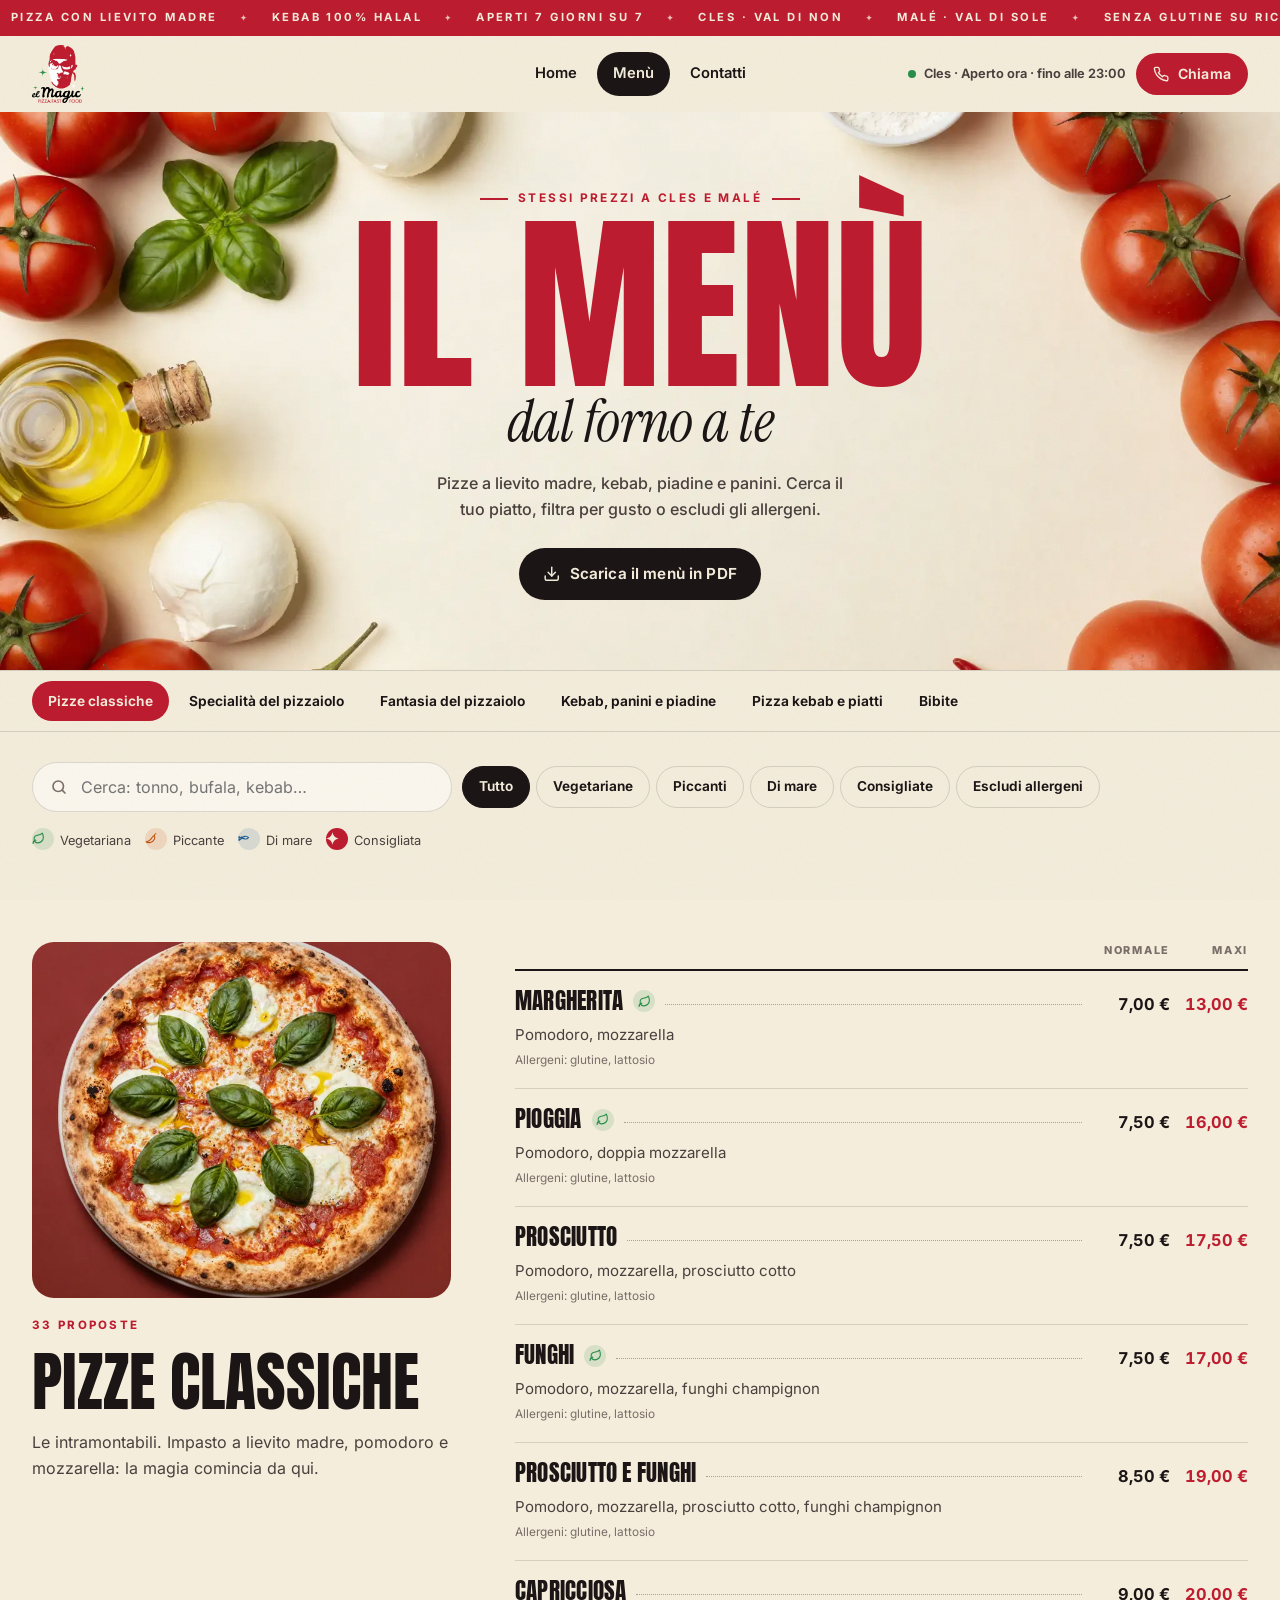
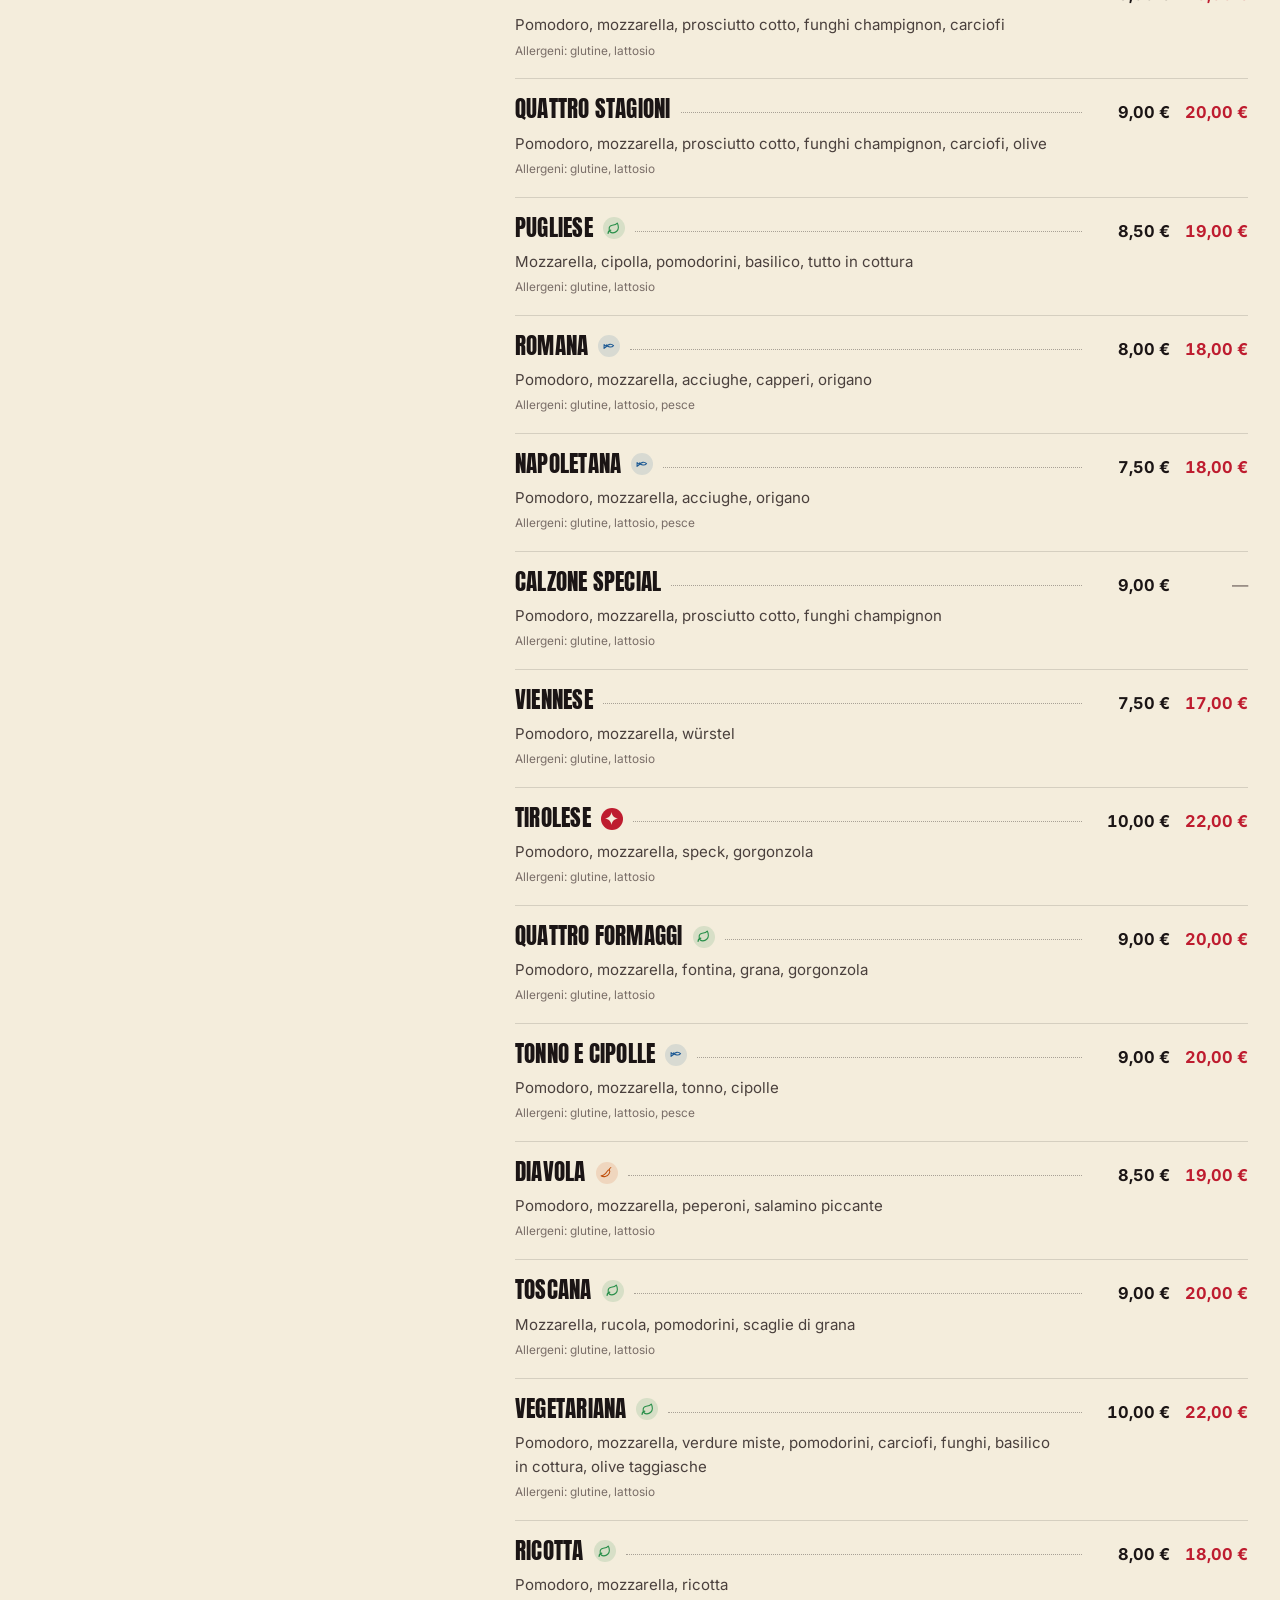
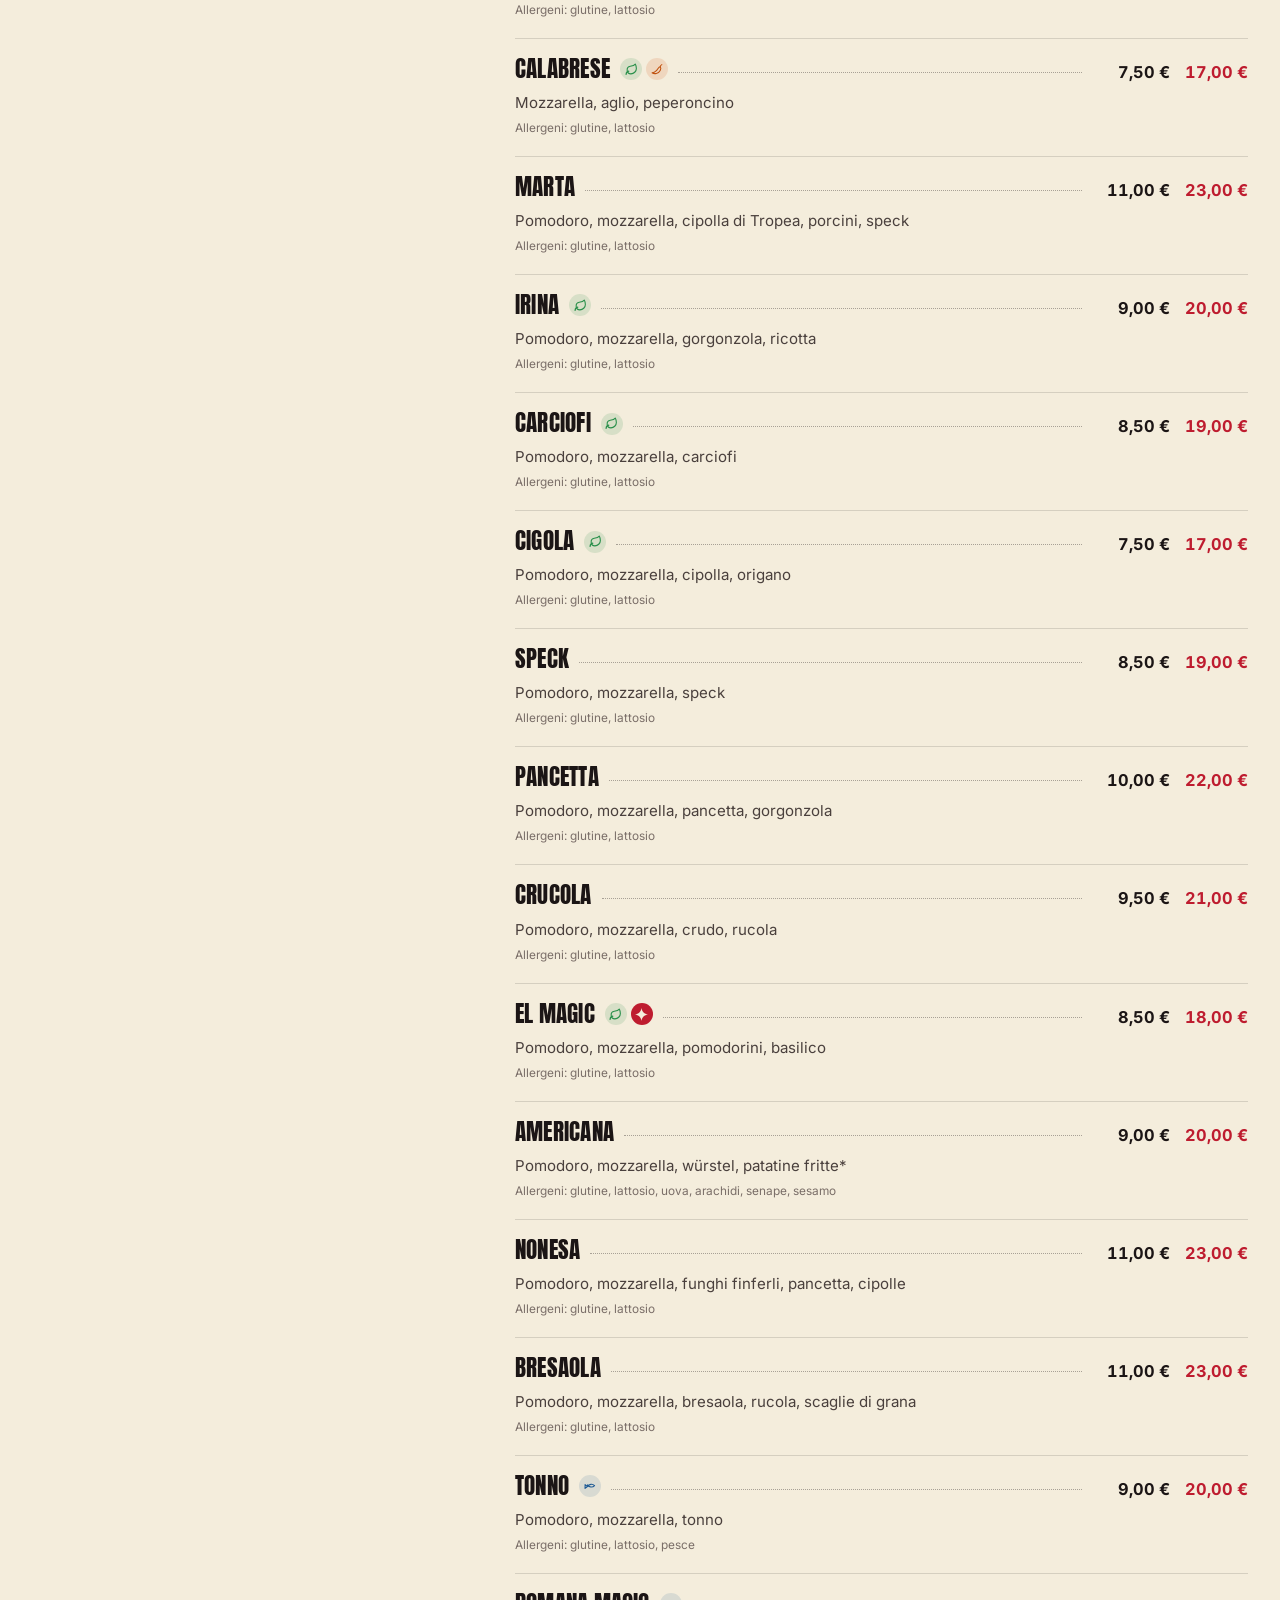
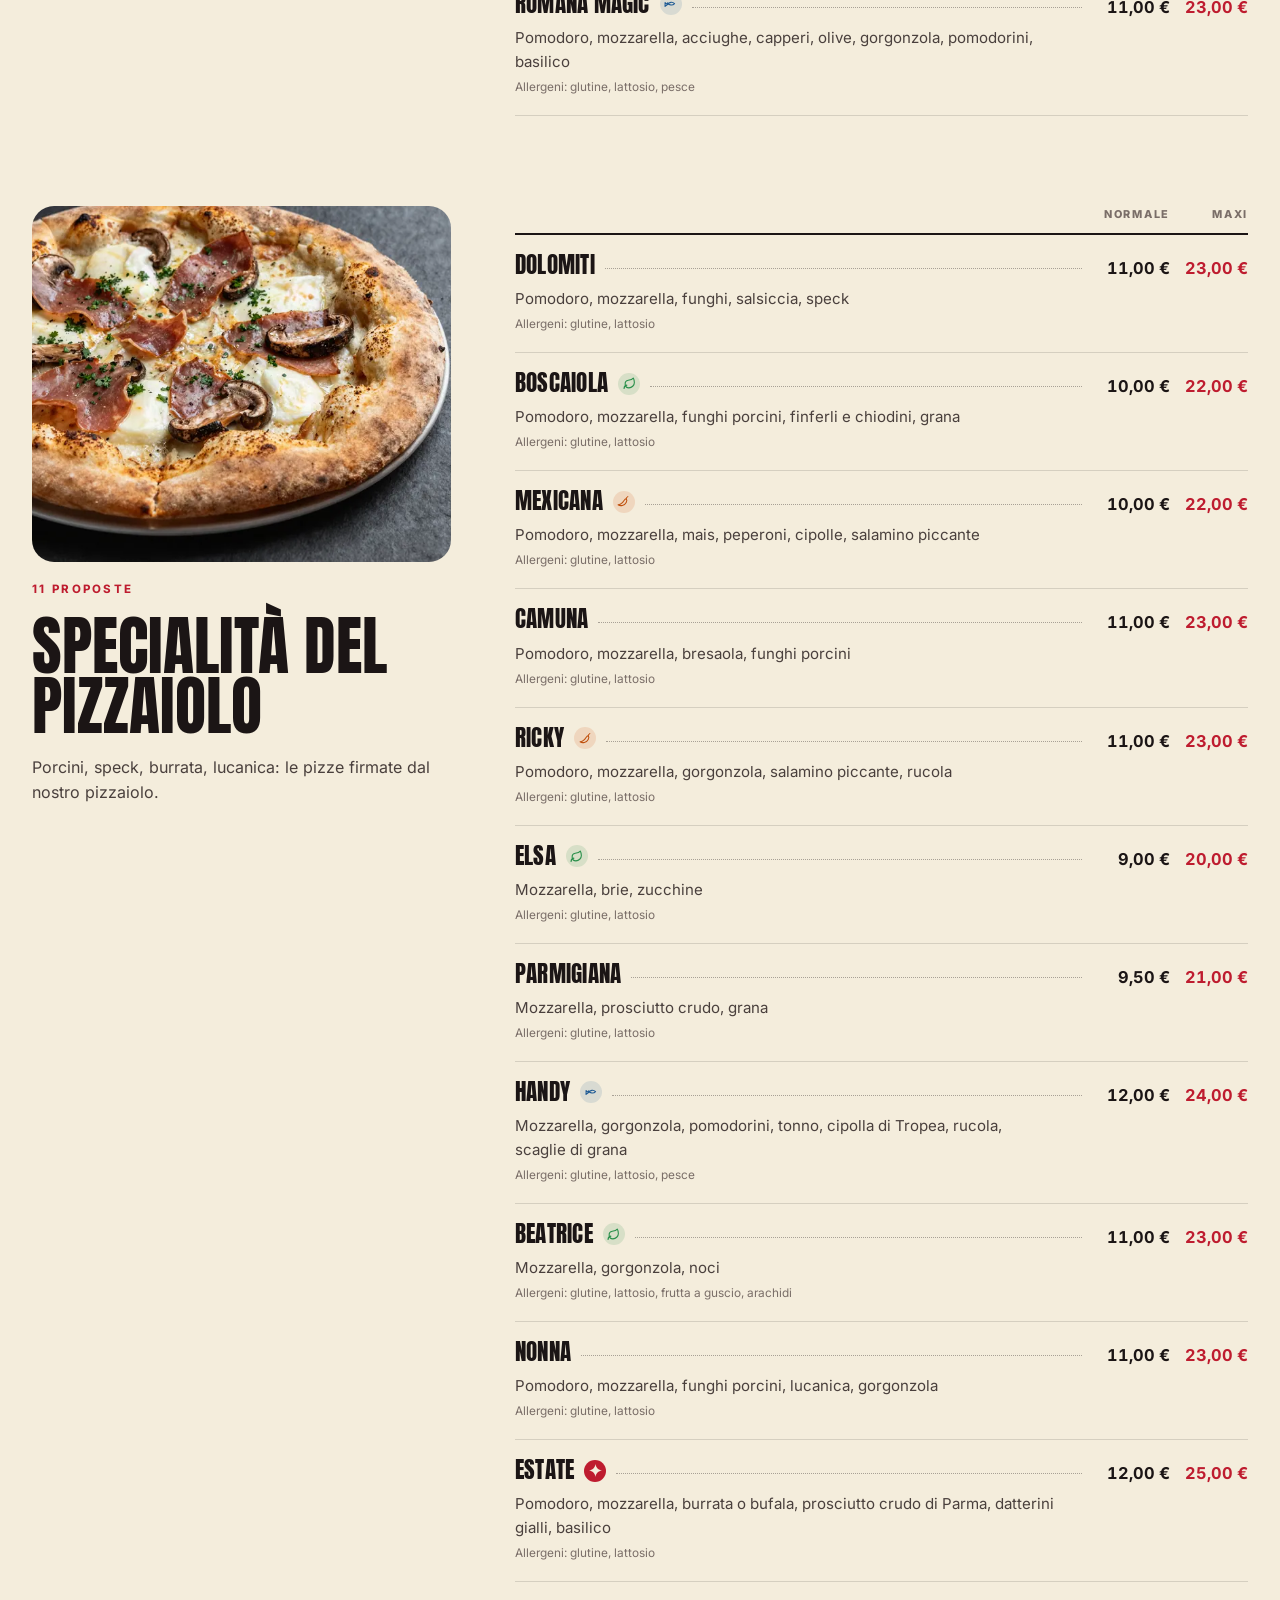
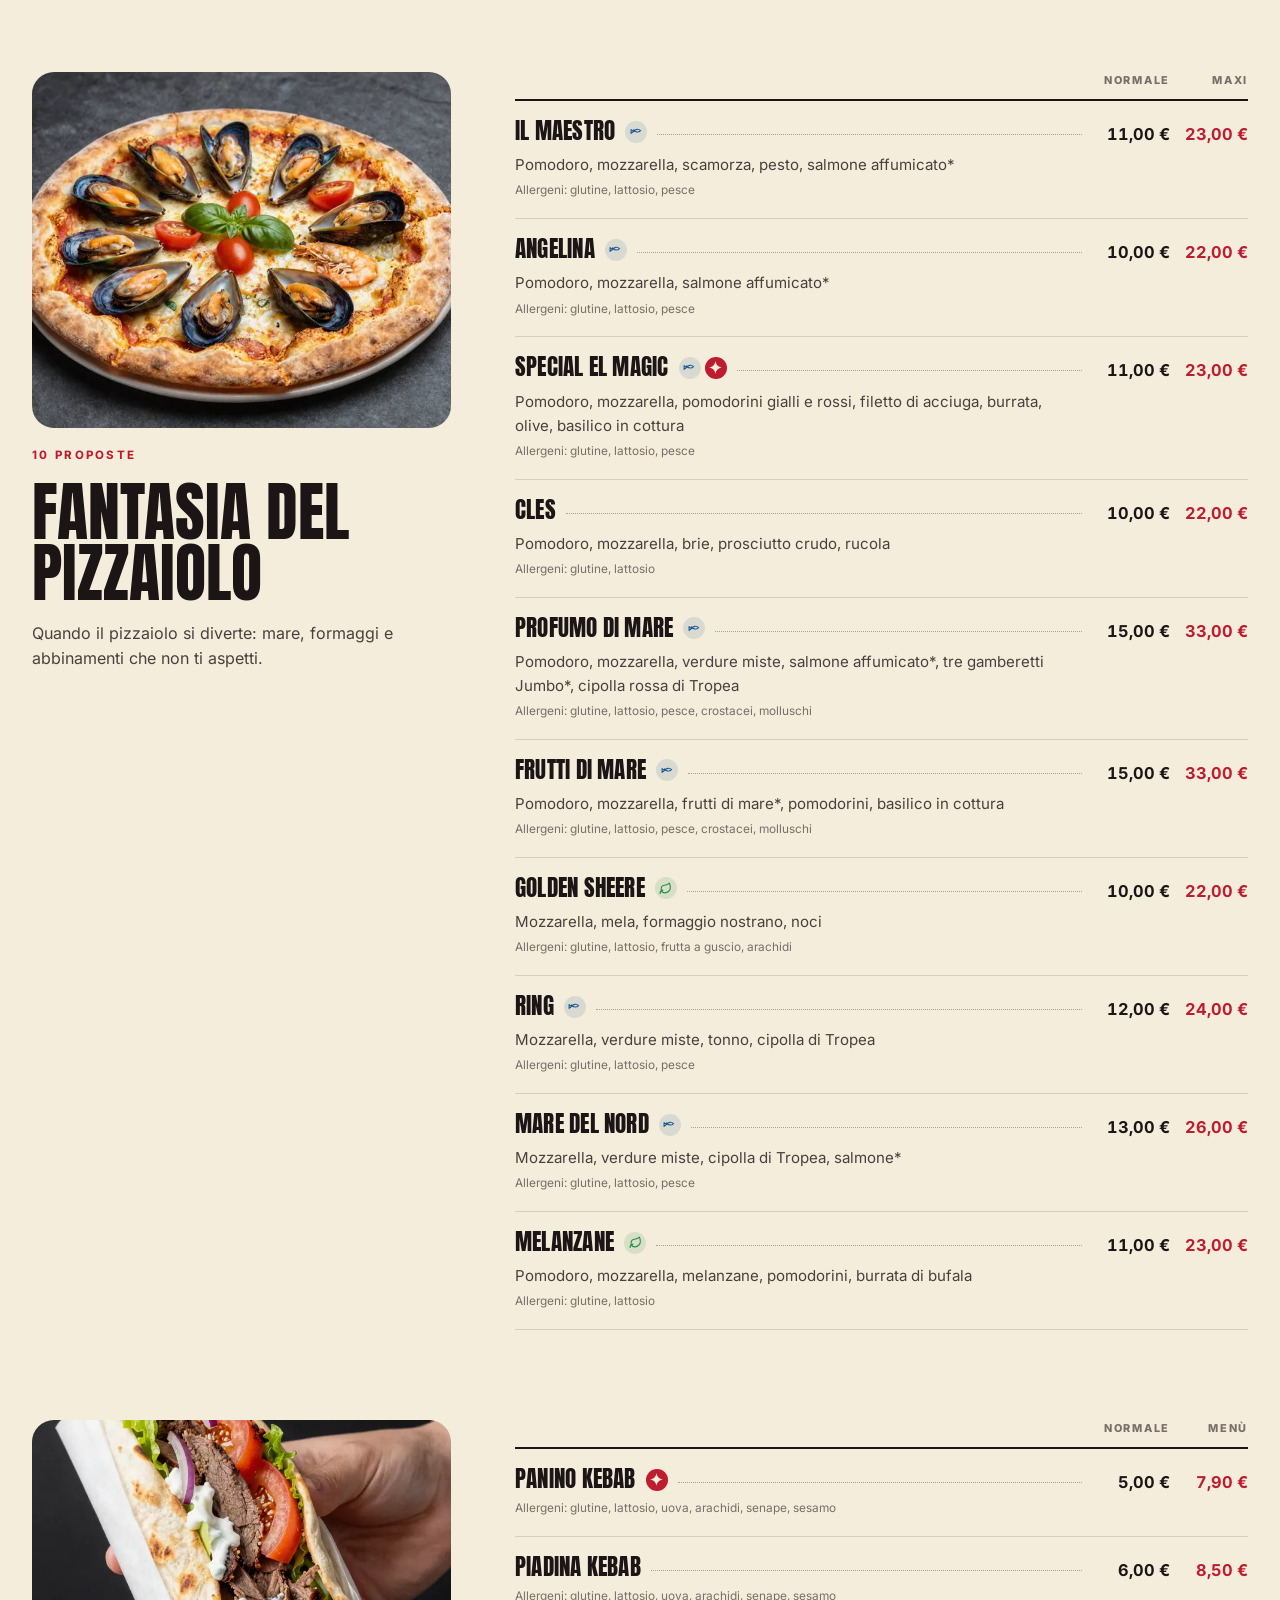
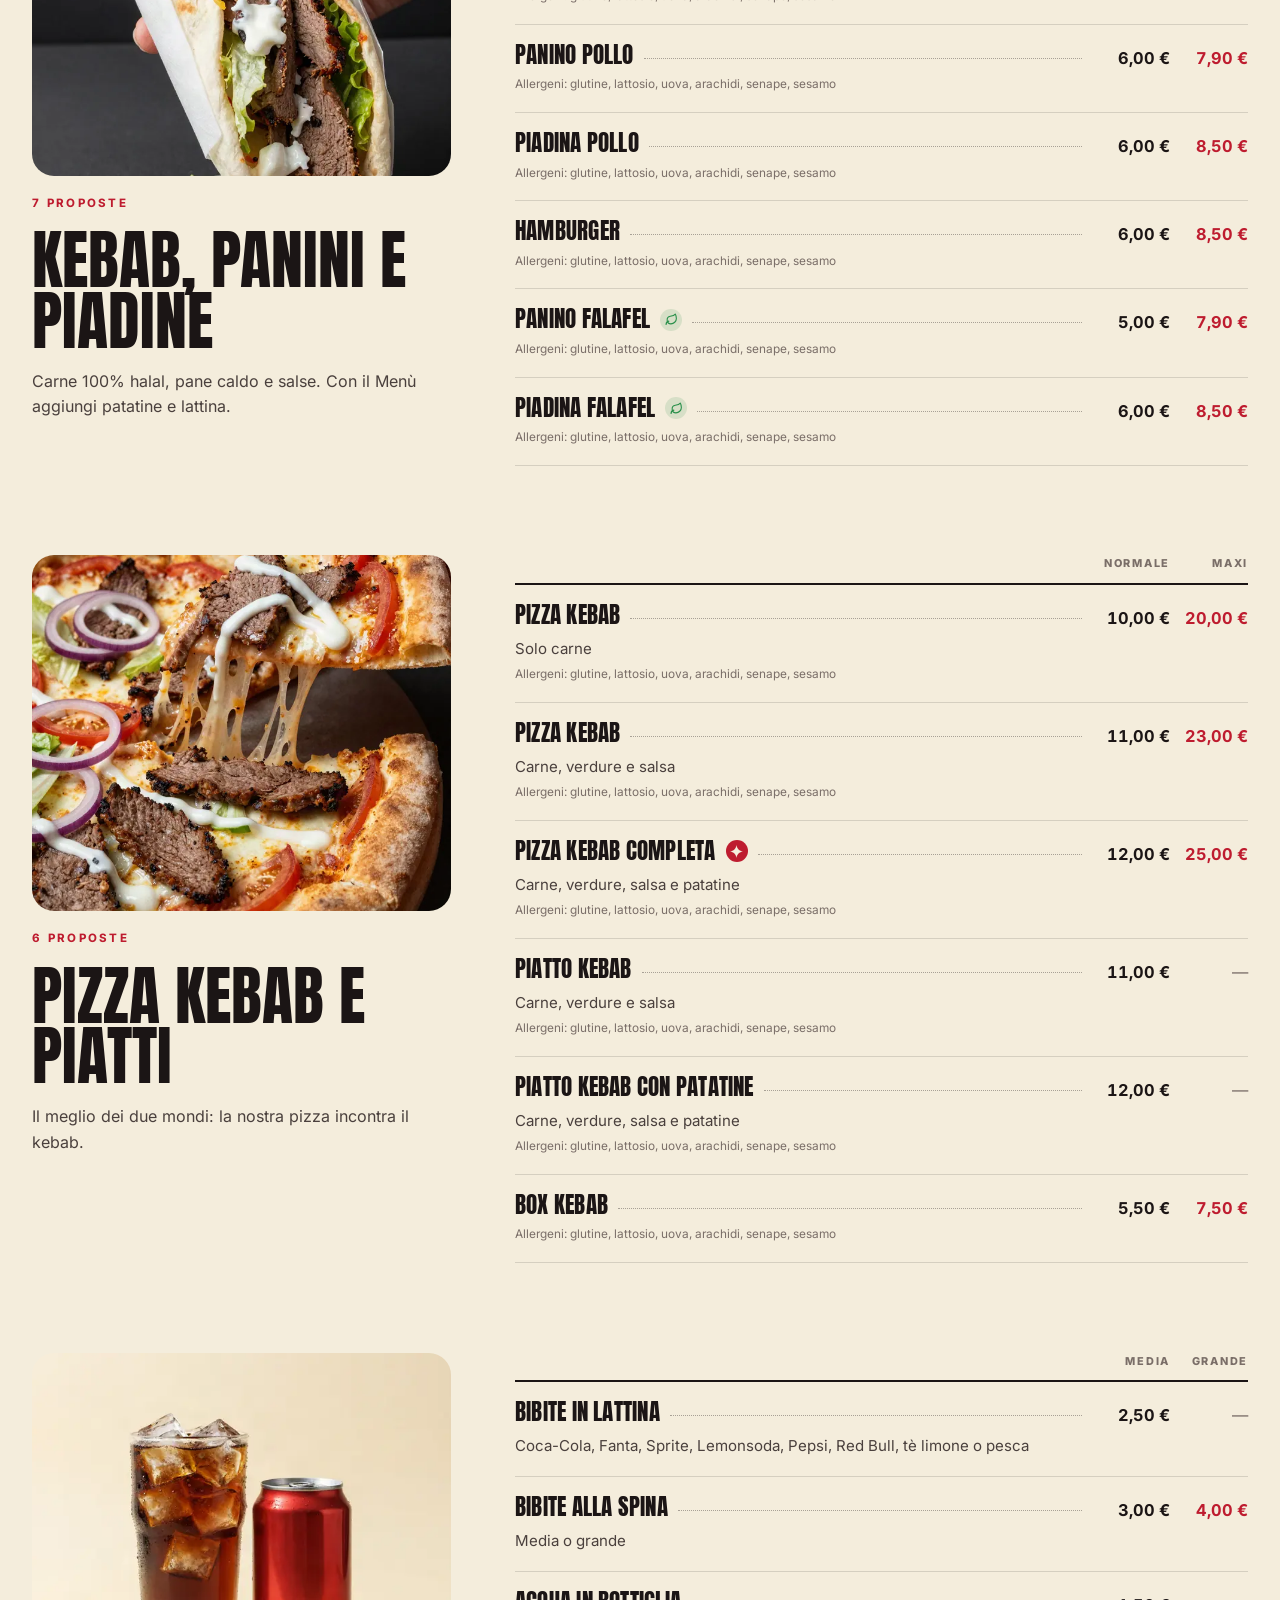
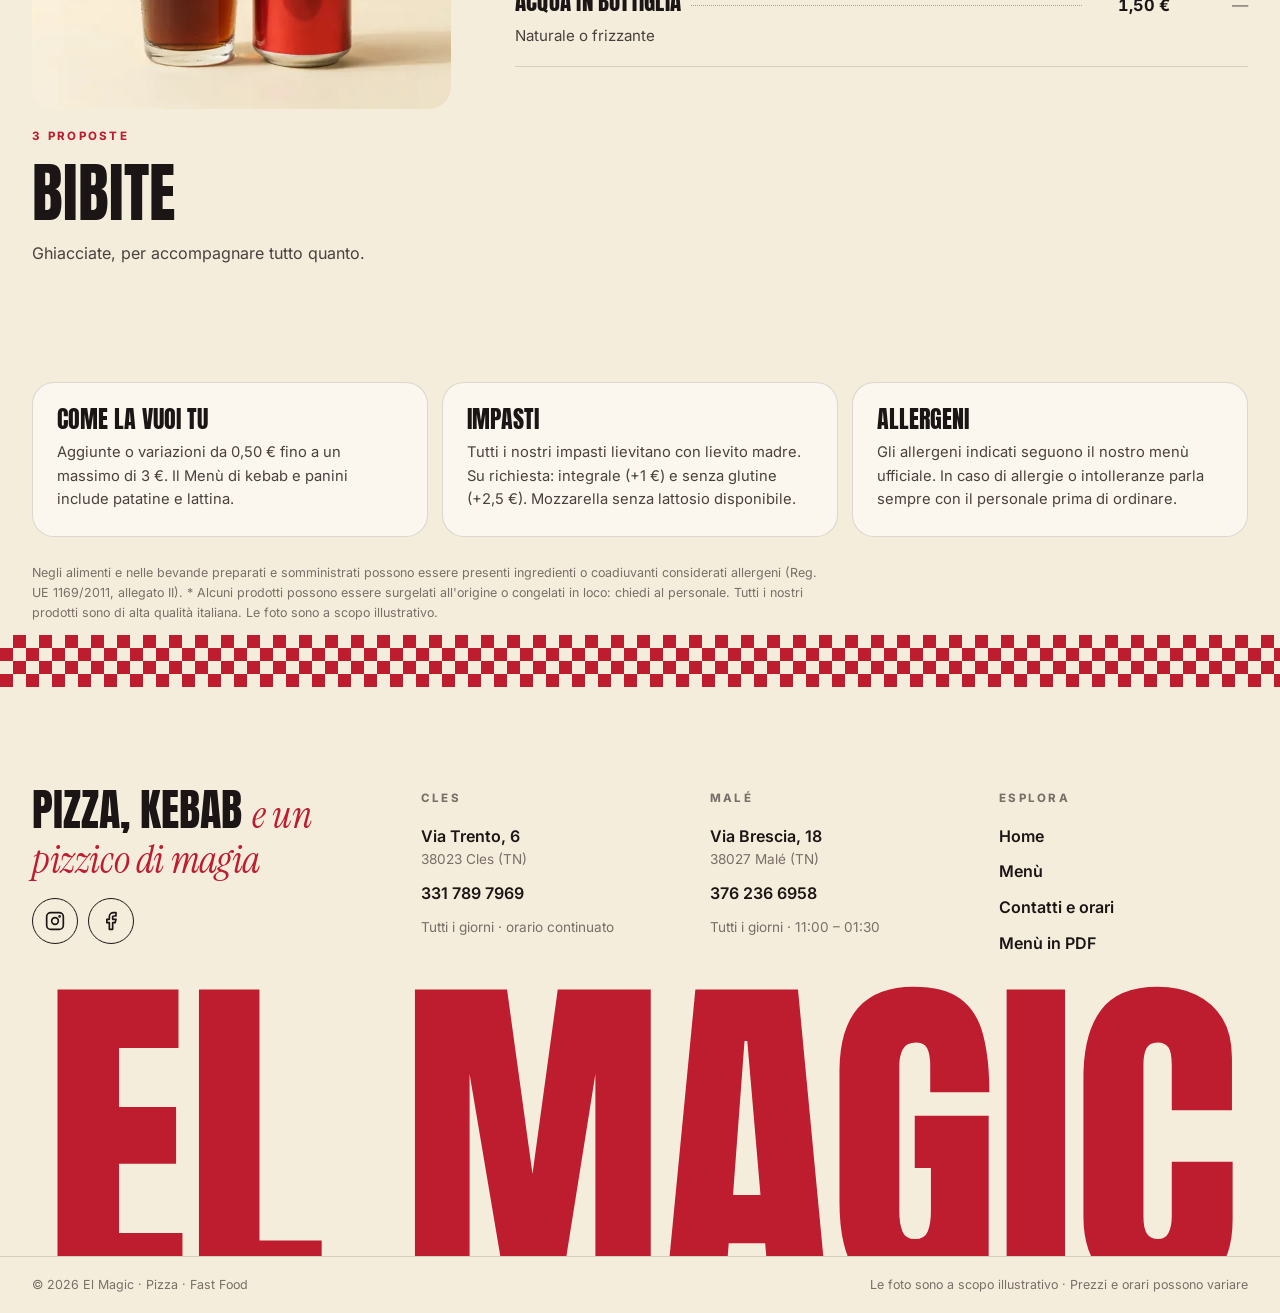
<file: menu/index.html>
<!doctype html>
<html lang="it" class="no-js">
<head>
<meta charset="utf-8">
<meta name="viewport" content="width=device-width, initial-scale=1, viewport-fit=cover">
<title>Menù | El Magic Cles e Malé</title>
<meta name="description" content="Il menù completo di El Magic: pizze classiche e speciali a lievito madre, kebab, panini, piadine e bibite. Prezzi, ingredienti e allergeni.">
<link rel="canonical" href="https://www.elmagic.it/menu/">
<meta name="theme-color" content="#f4eddc">
<meta property="og:type" content="website">
<meta property="og:locale" content="it_IT">
<meta property="og:site_name" content="El Magic Pizza Fast Food">
<meta property="og:title" content="Menù | El Magic Cles e Malé">
<meta property="og:description" content="Il menù completo di El Magic: pizze classiche e speciali a lievito madre, kebab, panini, piadine e bibite. Prezzi, ingredienti e allergeni.">
<meta property="og:url" content="https://www.elmagic.it/menu/">
<meta property="og:image" content="https://www.elmagic.it/assets/img/og-image.jpg">
<meta property="og:image:width" content="1200">
<meta property="og:image:height" content="630">
<meta name="twitter:card" content="summary_large_image">
<link rel="icon" href="../favicon.ico" sizes="48x48">
<link rel="icon" href="../assets/img/favicon-32.png" type="image/png" sizes="32x32">
<link rel="apple-touch-icon" href="../assets/img/apple-touch-icon.png">
<link rel="manifest" href="../site.webmanifest">
<link rel="preload" href="../assets/fonts/anton.woff2" as="font" type="font/woff2" crossorigin>
<link rel="preload" href="../assets/fonts/inter.woff2" as="font" type="font/woff2" crossorigin>
<link rel="stylesheet" href="../assets/css/style.css">
</head>
<body data-root="../">
<a class="skip-link" href="#main">Vai al contenuto</a>
<div class="ticker" aria-hidden="true"><div class="ticker__track"><span>Pizza con lievito madre</span><span>Kebab 100% halal</span><span>Aperti 7 giorni su 7</span><span>Cles · Val di Non</span><span>Malé · Val di Sole</span><span>Senza glutine su richiesta</span><span>Domicilio a Cles</span><span>Pizza con lievito madre</span><span>Kebab 100% halal</span><span>Aperti 7 giorni su 7</span><span>Cles · Val di Non</span><span>Malé · Val di Sole</span><span>Senza glutine su richiesta</span><span>Domicilio a Cles</span></div></div>
<header class="site-header">
  <div class="container">
    <a class="brand" href="../" aria-label="El Magic, torna alla home">
      <img src="../assets/img/logo-360.webp" alt="El Magic Pizza Fast Food" width="53" height="58">
    </a>
    <nav class="nav" aria-label="Principale">
      <a href="../">Home</a>
      <a href="../menu/" aria-current="page">Menù</a>
      <a href="../contatti/">Contatti</a>
    </nav>
    <div class="header-actions">
      <span class="header-status"><span class="status" data-status="cles" data-label="Cles">Cles</span></span>
      <a class="btn btn--red btn--sm" href="../contatti/" data-call><svg viewBox="0 0 24 24" fill="none" stroke="currentColor" stroke-width="2" stroke-linecap="round" stroke-linejoin="round" aria-hidden="true"><path d="M22 16.9v3a2 2 0 0 1-2.2 2 19.8 19.8 0 0 1-8.6-3.1 19.5 19.5 0 0 1-6-6A19.8 19.8 0 0 1 2.1 4.2 2 2 0 0 1 4.1 2h3a2 2 0 0 1 2 1.7c.1.9.4 1.9.7 2.8a2 2 0 0 1-.5 2.1L8 9.9a16 16 0 0 0 6 6l1.3-1.3a2 2 0 0 1 2.1-.4c.9.3 1.8.6 2.8.7a2 2 0 0 1 1.7 2z"/></svg>Chiama</a>
    </div>
  </div>
</header>

<main id="main">
  <section class="menu-hero">
    <div class="menu-hero__bg" aria-hidden="true"><img src="../assets/img/foto/ingredienti-1000.webp" srcset="../assets/img/foto/ingredienti-1000.webp 1000w, ../assets/img/foto/ingredienti-2048.webp 2048w" sizes="100vw" alt="" fetchpriority="high"></div>
    <div class="container">
      <span class="eyebrow eyebrow--center">Stessi prezzi a Cles e Malé</span>
      <h1>Il menù <span class="script">dal forno a te</span></h1>
      <p>Pizze a lievito madre, kebab, piadine e panini. Cerca il tuo piatto, filtra per gusto o escludi gli allergeni.</p>
      <a class="btn" href="../assets/menu/menu-el-magic.pdf" data-menu-pdf download><svg viewBox="0 0 24 24" fill="none" stroke="currentColor" stroke-width="2" stroke-linecap="round" stroke-linejoin="round" aria-hidden="true"><path d="M21 15v4a2 2 0 0 1-2 2H5a2 2 0 0 1-2-2v-4"/><polyline points="7 10 12 15 17 10"/><line x1="12" y1="15" x2="12" y2="3"/></svg>Scarica il menù in PDF</a>
    </div>
  </section>

  <div class="menu-bar">
    <div class="container"><nav class="menu-tabs" id="menu-tabs" aria-label="Categorie del menù"></nav></div>
  </div>

  <div class="container">
    <div class="menu-filters">
      <label class="search">
        <span class="visually-hidden">Cerca nel menù</span>
        <svg viewBox="0 0 24 24" fill="none" stroke="currentColor" stroke-width="2.2" stroke-linecap="round" stroke-linejoin="round" aria-hidden="true"><circle cx="11" cy="11" r="7"/><path d="m20 20-3.5-3.5"/></svg>
        <input id="menu-search" type="search" placeholder="Cerca: tonno, bufala, kebab…" autocomplete="off" enterkeyhint="search">
      </label>
      <div class="chips" role="group" aria-label="Filtra per tipo">
        <button class="chip" type="button" data-filter="all" aria-pressed="true">Tutto</button><button class="chip" type="button" data-filter="veg" aria-pressed="false">Vegetariane</button><button class="chip" type="button" data-filter="hot" aria-pressed="false">Piccanti</button><button class="chip" type="button" data-filter="mare" aria-pressed="false">Di mare</button><button class="chip" type="button" data-filter="top" aria-pressed="false">Consigliate</button>
        <button class="chip chip--allergens" id="allergen-toggle" type="button" aria-expanded="false" aria-controls="allergen-panel">Escludi allergeni</button>
      </div>
    </div>
    <div class="allergen-panel" id="allergen-panel" hidden>
      <p>Tocca gli allergeni da evitare: nascondiamo i piatti che li contengono.</p>
      <div class="allergen-list" id="allergen-list"></div>
    </div>
    <div class="legend" id="menu-legend"></div>

    <div id="menu-root"></div>
    <div class="menu-empty" id="menu-empty" hidden>
      <strong>Nessun piatto trovato</strong>
      <p>Prova a cambiare ricerca o filtri.</p>
      <button class="btn btn--outline btn--sm" type="button" id="menu-reset">Azzera i filtri</button>
    </div>
    <noscript><p class="menu-empty">Per il menù interattivo attiva JavaScript, oppure <a href="../assets/menu/menu-el-magic.pdf">scarica il menù in PDF</a>.</p></noscript>

    <div class="menu-notes">
      <div class="note"><h3>Come la vuoi tu</h3><p>Aggiunte o variazioni da 0,50 € fino a un massimo di 3 €. Il Menù di kebab e panini include patatine e lattina.</p></div>
      <div class="note"><h3>Impasti</h3><p>Tutti i nostri impasti lievitano con lievito madre. Su richiesta: integrale (+1 €) e senza glutine (+2,5 €). Mozzarella senza lattosio disponibile.</p></div>
      <div class="note"><h3>Allergeni</h3><p>Gli allergeni indicati seguono il nostro menù ufficiale. In caso di allergie o intolleranze parla sempre con il personale prima di ordinare.</p></div>
    </div>
    <p class="legal">Negli alimenti e nelle bevande preparati e somministrati possono essere presenti ingredienti o coadiuvanti considerati allergeni (Reg. UE 1169/2011, allegato II). * Alcuni prodotti possono essere surgelati all'origine o congelati in loco: chiedi al personale. Tutti i nostri prodotti sono di alta qualità italiana. Le foto sono a scopo illustrativo.</p>
  </div>
</main>
<div class="checker" aria-hidden="true"></div>
<footer class="site-footer">
  <div class="container">
    <div class="footer-top">
      <div>
        <p class="footer-claim">Pizza, kebab <span class="script">e un pizzico di magia</span></p>
        <div class="socials">
          <a href="https://www.instagram.com/el_magic_cles/" target="_blank" rel="noopener" aria-label="Instagram @el_magic_cles"><svg viewBox="0 0 24 24" fill="none" stroke="currentColor" stroke-width="2" stroke-linecap="round" stroke-linejoin="round" aria-hidden="true"><rect x="2" y="2" width="20" height="20" rx="5"/><circle cx="12" cy="12" r="4"/><circle cx="17.5" cy="6.5" r=".6" fill="currentColor"/></svg></a>
          <a href="https://www.facebook.com/elmagicpizzeria/" target="_blank" rel="noopener" aria-label="Facebook El Magic Pizzeria Fast Food"><svg viewBox="0 0 24 24" fill="none" stroke="currentColor" stroke-width="2" stroke-linecap="round" stroke-linejoin="round" aria-hidden="true"><path d="M18 2h-3a5 5 0 0 0-5 5v3H7v4h3v8h4v-8h3l1-4h-4V7a1 1 0 0 1 1-1h3z"/></svg></a>
        </div>
      </div>
      <div>
        <h2>Cles</h2>
        <ul class="footer-list">
          <li><a href="https://www.google.com/maps/search/?api=1&query=El+Magic+Pizzeria+Fast+Food+Via+Trento+6+38023+Cles+TN" target="_blank" rel="noopener">Via Trento, 6</a><small>38023 Cles (TN)</small></li>
          <li><a href="tel:+393317897969">331 789 7969</a></li>
          <li><small>Tutti i giorni · orario continuato</small></li>
        </ul>
      </div>
      <div>
        <h2>Malé</h2>
        <ul class="footer-list">
          <li><a href="https://www.google.com/maps/search/?api=1&query=El+Magic+Via+Brescia+18+38027+Mal%C3%A9+TN" target="_blank" rel="noopener">Via Brescia, 18</a><small>38027 Malé (TN)</small></li>
          <li><a href="tel:+393762366958">376 236 6958</a></li>
          <li><small>Tutti i giorni · 11:00 – 01:30</small></li>
        </ul>
      </div>
      <div>
        <h2>Esplora</h2>
        <ul class="footer-list">
          <li><a href="../">Home</a></li>
          <li><a href="../menu/">Menù</a></li>
          <li><a href="../contatti/">Contatti e orari</a></li>
          <li><a href="../assets/menu/menu-el-magic.pdf" data-menu-pdf download>Menù in PDF</a></li>
        </ul>
      </div>
    </div>
  </div>
  <span class="wordmark" aria-hidden="true">El Magic</span>
  <div class="container footer-bottom">
    <span>© <span data-year>2026</span> El Magic · Pizza · Fast Food</span>
    <span>Le foto sono a scopo illustrativo · Prezzi e orari possono variare</span>
  </div>
</footer>

<nav class="mobile-bar" aria-label="Azioni rapide">
  <a href="../menu/"><svg viewBox="0 0 24 24" fill="none" stroke="currentColor" stroke-width="2" stroke-linecap="round" stroke-linejoin="round" aria-hidden="true"><path d="M15 11h.01M11 15h.01M16 16h.01"/><path d="m2 16 20 6-6-20A20 20 0 0 0 2 16"/><path d="M5.71 17.11a17 17 0 0 1 11.4-11.4"/></svg>Menù</a>
  <a class="is-primary" href="../contatti/" data-call><svg viewBox="0 0 24 24" fill="none" stroke="currentColor" stroke-width="2" stroke-linecap="round" stroke-linejoin="round" aria-hidden="true"><path d="M22 16.9v3a2 2 0 0 1-2.2 2 19.8 19.8 0 0 1-8.6-3.1 19.5 19.5 0 0 1-6-6A19.8 19.8 0 0 1 2.1 4.2 2 2 0 0 1 4.1 2h3a2 2 0 0 1 2 1.7c.1.9.4 1.9.7 2.8a2 2 0 0 1-.5 2.1L8 9.9a16 16 0 0 0 6 6l1.3-1.3a2 2 0 0 1 2.1-.4c.9.3 1.8.6 2.8.7a2 2 0 0 1 1.7 2z"/></svg>Chiama</a>
  <a href="../contatti/#sedi"><svg viewBox="0 0 24 24" fill="none" stroke="currentColor" stroke-width="2" stroke-linecap="round" stroke-linejoin="round" aria-hidden="true"><polygon points="3 11 22 2 13 21 11 13 3 11"/></svg>Sedi</a>
</nav>
<script src="../assets/js/data.js" defer></script>
<script src="../assets/js/main.js" defer></script>
<script src="../assets/js/menu.js" defer></script>
</body>
</html>
</file>
<file: assets/css/style.css>
/* ==========================================================================
   El Magic — Pizza · Fast Food
   Identità: rosso del logo, crema "carta da forno", nero caldo, verde basilico.
   Tipografia: Anton (titoli poster), Instrument Serif corsivo (accenti), Inter (testo).
   ========================================================================== */

@font-face { font-family: "Anton"; src: url("../fonts/anton.woff2") format("woff2"); font-weight: 400; font-display: swap; }
@font-face { font-family: "Instrument Serif"; src: url("../fonts/instrument-serif-italic.woff2") format("woff2"); font-weight: 400; font-style: italic; font-display: swap; }
@font-face { font-family: "Inter"; src: url("../fonts/inter.woff2") format("woff2"); font-weight: 100 900; font-display: swap; }

:root {
  --red: #be1c2f;
  --red-deep: #8f1322;
  --cream: #f4eddc;
  --cream-2: #ebe1cb;
  --paper: #fbf7ee;
  --ink: #1b1515;
  --ink-2: #4a403d;
  --muted: #7a6e68;
  --green: #288f4a;
  --line: rgba(27, 21, 21, .14);

  --display: "Anton", "Impact", "Arial Narrow", sans-serif;
  --serif: "Instrument Serif", Georgia, serif;
  --sans: "Inter", system-ui, -apple-system, "Segoe UI", Roboto, sans-serif;

  --u: min(1vw, 14.4px);            /* unità poster: segue la larghezza, max 1440px */
  --gutter: 18px;
  --max: 1320px;
  --header-h: 76px;
  --radius: 22px;
  --ease: cubic-bezier(.2, .8, .2, 1);
}
@media (min-width: 760px) { :root { --gutter: 32px; } }

/* ---------- Base ---------- */
*, *::before, *::after { box-sizing: border-box; }
html { -webkit-text-size-adjust: 100%; scroll-behavior: smooth; scroll-padding-top: calc(var(--header-h) + 64px); }
@media (prefers-reduced-motion: reduce) { html { scroll-behavior: auto; } }
body {
  margin: 0; font-family: var(--sans); font-size: 16px; line-height: 1.6; color: var(--ink);
  background: var(--cream); overflow-x: hidden; -webkit-font-smoothing: antialiased; text-rendering: optimizeLegibility;
}
/* grana da carta stampata, appena percettibile */
body::before {
  content: ""; position: fixed; inset: 0; z-index: 100; pointer-events: none; opacity: .07; mix-blend-mode: multiply;
  background-image: url("data:image/svg+xml,%3Csvg xmlns='http://www.w3.org/2000/svg' width='160' height='160'%3E%3Cfilter id='n'%3E%3CfeTurbulence type='fractalNoise' baseFrequency='.9' numOctaves='3' stitchTiles='stitch'/%3E%3C/filter%3E%3Crect width='100%25' height='100%25' filter='url(%23n)'/%3E%3C/svg%3E");
}
img, svg { display: block; max-width: 100%; }
img { height: auto; }
a { color: inherit; }
p { margin: 0 0 1em; }
h1, h2, h3, h4 { margin: 0; font-weight: 400; }
button, input { font: inherit; color: inherit; }
::selection { background: var(--red); color: var(--cream); }
:focus-visible { outline: 3px solid var(--green); outline-offset: 3px; border-radius: 6px; }

.container { width: 100%; max-width: var(--max); margin-inline: auto; padding-inline: var(--gutter); }
.visually-hidden { position: absolute !important; width: 1px; height: 1px; padding: 0; margin: -1px; overflow: hidden; clip: rect(0 0 0 0); white-space: nowrap; border: 0; }
.skip-link { position: absolute; left: 12px; top: -60px; z-index: 200; background: var(--ink); color: var(--cream); padding: 10px 16px; border-radius: 10px; text-decoration: none; }
.skip-link:focus { top: 12px; }

/* ---------- Tipografia ---------- */
.display { font-family: var(--display); text-transform: uppercase; line-height: .9; letter-spacing: .005em; }
.script { font-family: var(--serif); font-style: italic; font-weight: 400; text-transform: none; letter-spacing: -.01em; }
.eyebrow {
  display: inline-flex; align-items: center; gap: 10px; margin-bottom: 18px;
  font-size: .74rem; font-weight: 700; letter-spacing: .2em; text-transform: uppercase; color: var(--red);
}
.eyebrow::before { content: ""; width: 28px; height: 1.5px; background: currentColor; }
.eyebrow--center::after { content: ""; width: 28px; height: 1.5px; background: currentColor; }
.on-dark .eyebrow, .eyebrow--light { color: var(--cream); }
.title-xl { font-size: clamp(3rem, calc(var(--u) * 9), 8.5rem); }
.title-lg { font-size: clamp(2.6rem, calc(var(--u) * 6.4), 6rem); }
.title-md { font-size: clamp(2rem, calc(var(--u) * 4), 3.6rem); }
.title-xl .script, .title-lg .script, .title-md .script { font-size: .78em; color: var(--red); margin-left: .08em; }
.lead { font-size: clamp(1.02rem, 1.35vw, 1.18rem); color: var(--ink-2); max-width: 52ch; }
.on-dark .lead { color: rgba(244, 237, 220, .82); }

/* ---------- Pulsanti ---------- */
.btn {
  --bg: var(--ink); --fg: var(--cream);
  position: relative; display: inline-flex; align-items: center; justify-content: center; gap: .6em;
  min-height: 52px; padding: .8em 1.5em; border: 1.5px solid transparent; border-radius: 999px;
  background: var(--bg); color: var(--fg); text-decoration: none; cursor: pointer;
  font-weight: 650; font-size: .95rem; letter-spacing: .01em; line-height: 1.1; white-space: nowrap;
  transition: transform .35s var(--ease), background-color .25s, color .25s, border-color .25s;
}
.btn:hover { transform: translateY(-2px); }
.btn svg { width: 1.15em; height: 1.15em; flex: none; transition: transform .35s var(--ease); }
.btn:hover svg.arrow { transform: translateX(4px); }
.btn--red { --bg: var(--red); --fg: var(--cream); }
.btn--red:hover { --bg: var(--red-deep); }
.btn--cream { --bg: var(--cream); --fg: var(--ink); }
.btn--outline { --bg: transparent; --fg: var(--ink); border-color: var(--ink); }
.btn--outline:hover { --bg: var(--ink); --fg: var(--cream); }
.btn--outline-light { --bg: transparent; --fg: var(--cream); border-color: rgba(244, 237, 220, .6); }
.btn--outline-light:hover { --bg: var(--cream); --fg: var(--ink); }
.btn--sm { min-height: 42px; padding: .6em 1.15em; font-size: .88rem; }

/* ---------- Ticker superiore ---------- */
.ticker { background: var(--red); color: var(--cream); overflow: hidden; white-space: nowrap; }
.ticker__track { display: inline-flex; animation: marquee 38s linear infinite; }
.ticker__track span { display: inline-flex; align-items: center; gap: 22px; padding: 9px 11px; font-size: .7rem; font-weight: 700; letter-spacing: .22em; text-transform: uppercase; }
.ticker__track span::after { content: "✦"; font-size: .8em; opacity: .8; }
@keyframes marquee { to { transform: translateX(-50%); } }
@media (prefers-reduced-motion: reduce) { .ticker__track, .marquee__track { animation: none !important; } }

/* ---------- Header ---------- */
.site-header { position: sticky; top: 0; z-index: 60; background: rgba(244, 237, 220, .9); backdrop-filter: blur(14px) saturate(1.3); -webkit-backdrop-filter: blur(14px) saturate(1.3); transition: box-shadow .3s; }
.site-header.is-scrolled { box-shadow: 0 1px 0 var(--line); }
.site-header .container { display: grid; grid-template-columns: 1fr auto 1fr; align-items: center; height: var(--header-h); gap: 16px; }
.brand { justify-self: start; display: flex; align-items: center; }
.brand img { height: 58px; width: auto; transition: transform .4s var(--ease); }
.brand:hover img { transform: rotate(-4deg) scale(1.04); }
.nav { display: flex; gap: 4px; }
.nav a { position: relative; padding: 10px 16px; font-size: .92rem; font-weight: 600; text-decoration: none; border-radius: 999px; transition: background-color .2s; }
.nav a:hover { background: rgba(27, 21, 21, .06); }
.nav a[aria-current="page"] { background: var(--ink); color: var(--cream); }
.header-actions { justify-self: end; display: flex; align-items: center; gap: 10px; }
.header-status { display: none; font-size: .78rem; font-weight: 600; color: var(--ink-2); }
@media (min-width: 1100px) { .header-status { display: inline-flex; } }
@media (max-width: 719px) {
  .site-header .container { grid-template-columns: auto 1fr; }
  .nav { justify-self: end; }
  .nav a { padding: 8px 11px; font-size: .86rem; }
  .header-actions { display: none; }
  .brand img { height: 50px; }
}

/* ---------- Stato aperto/chiuso ---------- */
.status { display: inline-flex; align-items: center; gap: 8px; font-size: .8rem; font-weight: 650; white-space: nowrap; }
.status::before { content: ""; width: 8px; height: 8px; border-radius: 50%; background: #b9aea4; flex: none; }
.status--open::before { background: var(--green); box-shadow: 0 0 0 0 rgba(40, 143, 74, .55); animation: pulse 2s infinite; }
.status--soon::before { background: #e09a1a; }
.status--closed::before { background: var(--red); }
@keyframes pulse { 70% { box-shadow: 0 0 0 9px rgba(40, 143, 74, 0); } 100% { box-shadow: 0 0 0 0 rgba(40, 143, 74, 0); } }
@media (prefers-reduced-motion: reduce) { .status--open::before { animation: none; } }
.pill { display: inline-flex; align-items: center; padding: 7px 14px; border-radius: 999px; background: var(--paper); border: 1px solid var(--line); }

/* ==========================================================================
   HOME — Hero poster
   ========================================================================== */
.hero { position: relative; padding: calc(var(--u) * 4) 0 calc(var(--u) * 7); overflow: hidden; }
.hero__stage { position: relative; display: grid; grid-template-columns: 54% 46%; align-items: start; }
.hero__left { position: relative; z-index: 3; }
.hero__type { color: var(--red); font-family: var(--display); text-transform: uppercase; line-height: .8; user-select: none; margin: calc(var(--u) * 1) 0 calc(var(--u) * 3.2); }
.hero__type > span { display: block; font-size: calc(var(--u) * 17.4); letter-spacing: -.005em; }
.hero__type > span + span { margin-top: calc(var(--u) * 1.1); }
.hero__amp { font-family: var(--serif); font-style: italic; font-size: .66em; color: var(--ink); vertical-align: .3em; margin-right: .04em; text-transform: none; }
.hero__left h1 { font-size: clamp(1.2rem, 1.9vw, 1.65rem); font-weight: 600; letter-spacing: -.025em; line-height: 1.22; max-width: 22ch; margin-bottom: calc(var(--u) * 2.4); }
.hero__left h1 em { font-family: var(--serif); font-weight: 400; color: var(--red); font-size: 1.2em; letter-spacing: 0; }
.hero__actions { display: flex; flex-wrap: wrap; gap: 10px; }
.hero__live { display: flex; flex-wrap: wrap; gap: 8px; margin-top: calc(var(--u) * 2.4); }
.hero__right { position: relative; z-index: 2; }
.hero__slice {
  width: 112%; max-width: none; margin: calc(var(--u) * -2) 0 0 -6%;
  filter: drop-shadow(0 calc(var(--u) * 2.5) calc(var(--u) * 3) rgba(80, 30, 10, .26));
  animation: bob 7s ease-in-out infinite;
}
.hero__kebab {
  position: absolute; z-index: 4; width: calc(var(--u) * 15.5); left: calc(var(--u) * 47); top: calc(var(--u) * 31);
  transform: rotate(-12deg); filter: drop-shadow(0 calc(var(--u) * 2) calc(var(--u) * 2.4) rgba(80, 30, 10, .25));
}
@keyframes bob { 50% { transform: translateY(calc(var(--u) * -1.2)) rotate(1.2deg); } }
@media (prefers-reduced-motion: reduce) { .hero__slice { animation: none; } }
.hero__stamp {
  position: absolute; z-index: 3; left: calc(var(--u) * -1); top: calc(var(--u) * 1); width: calc(var(--u) * 11); aspect-ratio: 1;
  border-radius: 50%; background: var(--ink); color: var(--cream); display: grid; place-content: center; text-align: center; transform: rotate(-10deg);
  box-shadow: 0 10px 30px rgba(27, 21, 21, .25);
}
.hero__stamp small { display: block; font-family: var(--display); font-size: calc(var(--u) * 1.35); letter-spacing: .06em; line-height: 1; }
.hero__stamp strong { display: block; font-family: var(--display); font-weight: 400; font-size: calc(var(--u) * 4.2); line-height: .95; }
.callout { position: absolute; z-index: 3; display: flex; align-items: center; gap: 10px; font-size: calc(var(--u) * .82); font-weight: 750; letter-spacing: .16em; text-transform: uppercase; white-space: nowrap; color: var(--ink); }
.callout::before { content: ""; width: 7px; height: 7px; border-radius: 50%; background: var(--ink); flex: none; }
.callout i { display: block; height: 1.5px; background: var(--ink); width: calc(var(--u) * 5); }
.callout--1 { left: 58%; top: calc(var(--u) * 4.2); }
.callout--2 { left: 59%; top: calc(var(--u) * 20.5); }
.callout::before { box-shadow: 0 0 0 4px rgba(244, 237, 220, .9); }
.hero__script {
  position: absolute; z-index: 3; right: calc(var(--u) * 1); bottom: calc(var(--u) * -2.5); font-family: var(--serif); font-style: italic;
  font-size: calc(var(--u) * 4.4); line-height: 1; color: var(--ink); transform: rotate(-4deg); white-space: nowrap;
}
@media (max-width: 759px) {
  .hero { padding-top: 22px; }
  .hero__stage { grid-template-columns: 1fr; }
  .hero__type > span { font-size: calc(var(--u) * 29); }
  .hero__right { order: -1; width: 86%; margin: 0 -4% -6% auto; }
  .hero__slice { width: 100%; margin: 0; }
  .hero__stamp { width: 96px; left: 0; top: 8%; }
  .hero__stamp small { font-size: .7rem; }
  .hero__stamp strong { font-size: 2.2rem; }
  .hero__kebab { width: 34%; left: auto; right: -2%; top: calc(var(--u) * 6); }
  .callout, .hero__script { display: none; }
}

/* ---------- Tovaglia a quadri ---------- */
.checker {
  height: 52px; background: repeating-conic-gradient(var(--red) 0 25%, var(--cream) 0 50%) 0 0 / 26px 26px;
}
.checker--ink { background: repeating-conic-gradient(var(--ink) 0 25%, var(--cream) 0 50%) 0 0 / 26px 26px; }

/* ---------- Manifesto ---------- */
.manifesto { position: relative; background: var(--red); color: var(--cream); padding: clamp(90px, 12vw, 170px) 0; text-align: center; overflow: hidden; }
.manifesto__script { display: block; font-family: var(--serif); font-style: italic; font-size: clamp(2.6rem, 6vw, 5.4rem); line-height: 1; transform: rotate(-4deg); margin-bottom: -.06em; position: relative; z-index: 1; color: var(--paper); }
.manifesto__text { font-family: var(--display); text-transform: uppercase; font-size: clamp(2.1rem, 5.4vw, 5rem); line-height: .98; max-width: 17ch; margin: 0 auto 30px; }
.manifesto__text em { font-style: normal; -webkit-text-stroke: 1.5px var(--cream); color: transparent; }
.manifesto p { max-width: 54ch; margin: 0 auto 34px; color: rgba(244, 237, 220, .85); font-size: 1.05rem; }
.sticker {
  position: absolute; z-index: 0; background: var(--paper); padding: 10px; border-radius: 18px; box-shadow: 0 24px 50px rgba(60, 0, 10, .35);
}
.sticker img { border-radius: 12px; width: 100%; height: 100%; object-fit: cover; }
.sticker--1 { width: clamp(120px, 15vw, 230px); aspect-ratio: 3 / 4; left: 4%; top: 16%; transform: rotate(-9deg); }
.sticker--2 { width: clamp(120px, 14vw, 210px); aspect-ratio: 1; right: 5%; bottom: 14%; transform: rotate(8deg); }
@media (max-width: 899px) { .sticker { display: none; } }
.badge-spin { position: absolute; z-index: 5; width: clamp(110px, 12vw, 170px); aspect-ratio: 1; right: 7%; top: -60px; }
.badge-spin svg { width: 100%; height: 100%; animation: spin 22s linear infinite; }
.badge-spin__core { position: absolute; inset: 27%; border-radius: 50%; background: var(--green); display: grid; place-items: center; color: var(--cream); }
.badge-spin__core svg { width: 44%; height: 44%; animation: none; }
@keyframes spin { to { transform: rotate(360deg); } }
@media (prefers-reduced-motion: reduce) { .badge-spin svg { animation: none; } }

/* ---------- Marquee grande ---------- */
.marquee { overflow: hidden; white-space: nowrap; padding: clamp(26px, 4vw, 54px) 0; border-block: 1.5px solid var(--ink); }
.marquee__track { display: inline-flex; animation: marquee 40s linear infinite; }
.marquee__track span { display: inline-flex; align-items: center; gap: .45em; padding-right: .45em; font-family: var(--display); text-transform: uppercase; font-size: clamp(3rem, 8vw, 7.5rem); line-height: 1; color: var(--ink); }
.marquee__track span:nth-child(even) { color: transparent; -webkit-text-stroke: 1.5px var(--ink); }
.marquee__track span::after { content: ""; width: .42em; height: .42em; flex: none; background: var(--red); -webkit-mask: var(--star) center / contain no-repeat; mask: var(--star) center / contain no-repeat; }
:root { --star: url("data:image/svg+xml,%3Csvg xmlns='http://www.w3.org/2000/svg' viewBox='0 0 24 24'%3E%3Cpath d='M12 0c.8 6.6 5.4 11.2 12 12-6.6.8-11.2 5.4-12 12-.8-6.6-5.4-11.2-12-12C6.6 11.2 11.2 6.6 12 0Z'/%3E%3C/svg%3E"); }

/* ---------- Sezioni generiche ---------- */
.section { padding: clamp(80px, 10vw, 150px) 0; }
.section-head { display: grid; gap: 18px; margin-bottom: clamp(36px, 5vw, 64px); }
@media (min-width: 900px) { .section-head--split { grid-template-columns: 1.3fr 1fr; align-items: end; } }
.section-head p { margin: 0; }

/* ---------- Assi nella manica (poster card) ---------- */
.aces { display: grid; gap: 18px; grid-template-columns: 1fr; }
@media (min-width: 760px) { .aces { grid-template-columns: repeat(3, 1fr); } }
@media (max-width: 759px) {
  .aces { grid-auto-flow: column; grid-auto-columns: 82%; grid-template-columns: none; overflow-x: auto; scroll-snap-type: x mandatory; margin-inline: calc(-1 * var(--gutter)); padding: 0 var(--gutter) 10px; scrollbar-width: none; }
  .aces::-webkit-scrollbar { display: none; }
  .ace { scroll-snap-align: center; }
}
.ace {
  position: relative; display: flex; flex-direction: column; justify-content: space-between; aspect-ratio: 3 / 4.1; overflow: hidden;
  border-radius: var(--radius); color: var(--cream); text-decoration: none; padding: clamp(20px, 2.2vw, 30px); isolation: isolate;
}
.ace > img { position: absolute; inset: 0; width: 100%; height: 100%; object-fit: cover; z-index: -2; transition: transform 1.2s var(--ease); }
.ace::after { content: ""; position: absolute; inset: 0; z-index: -1; background: linear-gradient(180deg, rgba(20, 10, 10, .55) 0%, rgba(20, 10, 10, 0) 38%, rgba(20, 10, 10, 0) 55%, rgba(20, 10, 10, .78) 100%); }
.ace:hover > img { transform: scale(1.06); }
.ace__num { font-size: .72rem; font-weight: 700; letter-spacing: .2em; text-transform: uppercase; opacity: .9; }
.ace__title { font-family: var(--display); text-transform: uppercase; font-size: clamp(3.4rem, 7vw, 6.2rem); line-height: .85; margin-top: 8px; }
.ace__title .script { display: block; font-size: .42em; line-height: 1; color: var(--cream); margin-top: 4px; }
.ace__foot { display: flex; align-items: flex-end; justify-content: space-between; gap: 14px; }
.ace__foot p { margin: 0; max-width: 24ch; font-size: .95rem; line-height: 1.45; }
.price-coin {
  flex: none; width: 86px; aspect-ratio: 1; border-radius: 50%; background: var(--cream); color: var(--ink); display: grid; place-content: center; text-align: center;
  transform: rotate(-8deg); transition: transform .5s var(--ease);
}
.ace:hover .price-coin { transform: rotate(4deg) scale(1.05); }
.price-coin small { font-size: .62rem; font-weight: 750; letter-spacing: .14em; text-transform: uppercase; }
.price-coin strong { font-family: var(--display); font-weight: 400; font-size: 2rem; line-height: 1; }

/* scontrino */
.ace--receipt { justify-content: center; align-items: center; }
.ace--receipt::after { background: rgba(20, 10, 10, .35); }
.receipt {
  position: relative; width: min(84%, 320px); background: var(--paper); color: var(--ink); padding: 26px 22px 30px; transform: rotate(-4deg);
  box-shadow: 0 30px 60px rgba(0, 0, 0, .35); transition: transform .6s var(--ease);
  -webkit-mask: radial-gradient(circle at 8px 100%, transparent 6px, #000 6.5px) -8px 100% / 16px 100% repeat-x;
          mask: radial-gradient(circle at 8px 100%, transparent 6px, #000 6.5px) -8px 100% / 16px 100% repeat-x;
}
.ace--receipt:hover .receipt { transform: rotate(0deg) translateY(-6px); }
.receipt__head { display: flex; justify-content: space-between; font-size: .62rem; font-weight: 700; letter-spacing: .16em; text-transform: uppercase; color: var(--muted); margin-bottom: 14px; }
.receipt h3 { font-family: var(--display); text-transform: uppercase; color: var(--red); font-size: 2.2rem; line-height: .92; margin-bottom: 10px; }
.receipt p { font-size: .82rem; color: var(--ink-2); line-height: 1.45; margin-bottom: 14px; }
.receipt__row { display: flex; justify-content: space-between; font-size: .8rem; font-weight: 650; padding: 6px 0; border-top: 1.5px dashed var(--line); }
.receipt__total { display: flex; justify-content: space-between; align-items: baseline; margin-top: 8px; padding-top: 10px; border-top: 2px solid var(--ink); }
.receipt__total span { font-size: .7rem; font-weight: 800; letter-spacing: .16em; }
.receipt__total strong { font-family: var(--display); font-weight: 400; font-size: 2rem; line-height: 1; }
.barcode { height: 40px; margin-top: 16px; background: repeating-linear-gradient(90deg, var(--ink) 0 2px, transparent 2px 4px, var(--ink) 4px 5px, transparent 5px 8px, var(--ink) 8px 11px, transparent 11px 12px); }

/* ---------- Trucco delle carte ---------- */
.trick { background: var(--ink); color: var(--cream); overflow: hidden; }
.trick__grid { display: grid; gap: 50px; align-items: center; }
@media (min-width: 900px) { .trick__grid { grid-template-columns: 1fr 1fr; gap: 80px; } }
.trick h2 { margin-bottom: 22px; }
.trick h2 .script { color: var(--cream); }
.trick__grid > div:first-child p { color: rgba(244, 237, 220, .75); max-width: 44ch; }
.deck { position: relative; width: min(320px, 78vw); aspect-ratio: 5 / 7; margin: 0 auto; perspective: 1400px; }
.deck__ghost { position: absolute; inset: 0; border-radius: 22px; background: var(--red-deep); border: 1.5px solid rgba(244, 237, 220, .25); }
.deck__ghost:nth-child(1) { transform: rotate(-11deg) translateX(-14%); opacity: .55; }
.deck__ghost:nth-child(2) { transform: rotate(7deg) translateX(12%); opacity: .75; }
.card { position: absolute; inset: 0; transform-style: preserve-3d; transition: transform .9s var(--ease); cursor: pointer; }
.card.is-flipped { transform: rotateY(180deg); }
.card__face { position: absolute; inset: 0; border-radius: 22px; backface-visibility: hidden; -webkit-backface-visibility: hidden; overflow: hidden; box-shadow: 0 30px 70px rgba(0, 0, 0, .5); }
.card__back { background: var(--red); display: grid; place-items: center; }
.card__back::before { content: ""; position: absolute; inset: 12px; border-radius: 14px; border: 1.5px solid rgba(244, 237, 220, .55); background: url("data:image/svg+xml,%3Csvg xmlns='http://www.w3.org/2000/svg' width='44' height='44' viewBox='0 0 44 44'%3E%3Cpath fill='%23f4eddc' fill-opacity='.35' d='M11 4c.4 3.3 2.7 5.6 6 6-3.3.4-5.6 2.7-6 6-.4-3.3-2.7-5.6-6-6 3.3-.4 5.6-2.7 6-6Zm22 22c.4 3.3 2.7 5.6 6 6-3.3.4-5.6 2.7-6 6-.4-3.3-2.7-5.6-6-6 3.3-.4 5.6-2.7 6-6Z'/%3E%3C/svg%3E") center / 44px; }
.card__back img { position: relative; width: 52%; background: var(--paper); border-radius: 50%; padding: 12%; box-shadow: 0 10px 30px rgba(0, 0, 0, .25); }
.card__front { transform: rotateY(180deg); background: var(--paper); color: var(--ink); display: flex; flex-direction: column; justify-content: center; align-items: center; text-align: center; padding: 34px 26px; }
.card__corner { position: absolute; display: grid; justify-items: center; gap: 2px; font-family: var(--display); color: var(--red); font-size: 1.6rem; line-height: 1; }
.card__corner svg { width: 16px; height: 16px; }
.card__corner--tl { top: 16px; left: 18px; }
.card__corner--br { bottom: 16px; right: 18px; transform: rotate(180deg); }
.card__cat { font-size: .68rem; font-weight: 750; letter-spacing: .18em; text-transform: uppercase; color: var(--green); margin-bottom: 10px; }
.card__name { font-family: var(--display); text-transform: uppercase; color: var(--red); font-size: clamp(2.2rem, 5vw, 3rem); line-height: .9; margin-bottom: 12px; }
.card__desc { font-size: .88rem; color: var(--ink-2); line-height: 1.5; margin-bottom: 16px; }
.card__price { font-family: var(--serif); font-style: italic; font-size: 1.5rem; }

/* ---------- Come funziona ---------- */
.steps { display: grid; gap: 18px; padding: 0; margin: 0; list-style: none; counter-reset: step; }
@media (min-width: 760px) { .steps { grid-template-columns: repeat(3, 1fr); gap: 24px; } }
.step { background: var(--paper); border-radius: var(--radius); padding: 12px 12px 24px; border: 1px solid var(--line); }
.step__img { border-radius: 14px; overflow: hidden; aspect-ratio: 4 / 3; margin-bottom: 20px; }
.step__img img { width: 100%; height: 100%; object-fit: cover; transition: transform 1s var(--ease); }
.step:hover .step__img img { transform: scale(1.05); }
.step__head { display: flex; align-items: center; gap: 12px; padding: 0 12px; margin-bottom: 10px; }
.step__num { padding: 5px 12px; border: 1.5px solid var(--red); color: var(--red); border-radius: 999px; font-size: .7rem; font-weight: 800; letter-spacing: .14em; text-transform: uppercase; }
.step h3 { font-family: var(--display); text-transform: uppercase; font-size: 1.8rem; line-height: 1; }
.step p { padding: 0 12px; margin: 0; color: var(--ink-2); font-size: .95rem; }

/* ---------- Sedi ---------- */
.places { position: relative; background: var(--red); color: var(--cream); padding: clamp(50px, 6vw, 90px) 0 clamp(40px, 5vw, 70px); }
.mountains { position: relative; height: clamp(40px, 6vw, 96px); margin-top: -1px; background: var(--red);
  -webkit-mask: url("../img/mountains.svg") center bottom / 100% 100% no-repeat; mask: url("../img/mountains.svg") center bottom / 100% 100% no-repeat; }
.mountains--flip { transform: scaleY(-1); margin-top: -3px; margin-bottom: -1px; z-index: 1; }
.places h2 .script { color: var(--cream); }
.places__grid { display: grid; gap: 18px; }
@media (min-width: 900px) { .places__grid { grid-template-columns: 1fr 1fr; gap: 24px; } }
.place { background: var(--paper); color: var(--ink); border-radius: var(--radius); padding: clamp(24px, 3vw, 38px); display: flex; flex-direction: column; gap: 20px; }
.place__top { display: flex; justify-content: space-between; align-items: flex-start; gap: 12px; flex-wrap: wrap; }
.place__name { font-family: var(--display); text-transform: uppercase; font-size: clamp(3.6rem, 7vw, 5.6rem); line-height: .85; color: var(--red); }
.place__valley { display: block; font-family: var(--serif); font-style: italic; font-size: 1.5rem; color: var(--ink-2); margin-top: 6px; }
.place__rows { display: grid; gap: 0; border-top: 1px solid var(--line); }
.place__row { display: flex; justify-content: space-between; gap: 16px; padding: 13px 0; border-bottom: 1px solid var(--line); font-size: .95rem; }
.place__row span:first-child { color: var(--muted); font-size: .74rem; font-weight: 700; letter-spacing: .16em; text-transform: uppercase; padding-top: 3px; }
.place__row span:last-child, .place__row a { font-weight: 600; text-align: right; text-decoration: none; }
.place__row a:hover { color: var(--red); }
.place__actions { display: flex; flex-wrap: wrap; gap: 10px; margin-top: auto; }
.place__actions .btn { flex: 1 1 160px; }
.delivery-strip {
  margin-top: 24px; display: grid; gap: 18px; align-items: center; background: var(--ink); color: var(--cream); border-radius: var(--radius); padding: 26px clamp(22px, 3vw, 40px);
}
@media (min-width: 900px) { .delivery-strip { grid-template-columns: auto 1fr auto; gap: 28px; } }
.delivery-strip__icon { width: 64px; height: 64px; border-radius: 50%; background: var(--green); display: grid; place-items: center; }
.delivery-strip__icon svg { width: 32px; height: 32px; }
.delivery-strip h3 { font-family: var(--display); text-transform: uppercase; font-size: clamp(1.7rem, 3vw, 2.4rem); line-height: 1; margin-bottom: 4px; }
.delivery-strip p { margin: 0; color: rgba(244, 237, 220, .78); }

/* ==========================================================================
   FOOTER
   ========================================================================== */
.site-footer { background: var(--cream); padding: clamp(60px, 8vw, 110px) 0 0; overflow: hidden; }
.footer-top { display: grid; gap: 40px; padding-bottom: 40px; }
@media (min-width: 900px) { .footer-top { grid-template-columns: 1.4fr 1fr 1fr 1fr; } }
.footer-claim { font-family: var(--display); text-transform: uppercase; font-size: clamp(2rem, 3.4vw, 2.8rem); line-height: .95; max-width: 13ch; margin-bottom: 20px; }
.footer-claim .script { color: var(--red); font-size: .9em; }
.site-footer h2 { font-size: .72rem; font-weight: 750; letter-spacing: .2em; text-transform: uppercase; color: var(--muted); margin-bottom: 16px; }
.footer-list { list-style: none; margin: 0; padding: 0; display: grid; gap: 10px; }
.footer-list a { text-decoration: none; font-weight: 600; background: linear-gradient(currentColor, currentColor) 0 100% / 0 1.5px no-repeat; transition: background-size .35s var(--ease); }
.footer-list a:hover { background-size: 100% 1.5px; }
.footer-list small { display: block; color: var(--muted); font-size: .85rem; }
.socials { display: flex; gap: 10px; }
.socials a { width: 46px; height: 46px; border-radius: 50%; border: 1.5px solid var(--ink); display: grid; place-items: center; transition: background-color .25s, color .25s; }
.socials a:hover { background: var(--ink); color: var(--cream); }
.socials svg { width: 20px; height: 20px; }
.wordmark { display: block; font-family: var(--display); text-transform: uppercase; color: var(--red); font-size: calc(var(--u) * 27.5); line-height: .78; letter-spacing: -.01em; text-align: center; margin: 10px 0 -.07em; white-space: nowrap; user-select: none; }
.footer-bottom { display: flex; flex-wrap: wrap; justify-content: space-between; gap: 8px 24px; padding-top: 18px; padding-bottom: calc(18px + env(safe-area-inset-bottom)); font-size: .78rem; color: var(--muted); border-top: 1px solid var(--line); position: relative; z-index: 1; background: var(--cream); }

/* ---------- Barra mobile ---------- */
.mobile-bar {
  position: fixed; z-index: 70; left: 12px; right: 12px; bottom: calc(12px + env(safe-area-inset-bottom));
  display: grid; grid-template-columns: 1fr 1.25fr 1fr; gap: 6px; padding: 6px; border-radius: 999px;
  background: rgba(27, 21, 21, .92); backdrop-filter: blur(12px); -webkit-backdrop-filter: blur(12px); box-shadow: 0 14px 40px rgba(27, 21, 21, .35);
}
.mobile-bar a { display: flex; align-items: center; justify-content: center; gap: 7px; height: 50px; border-radius: 999px; color: var(--cream); text-decoration: none; font-size: .82rem; font-weight: 650; }
.mobile-bar svg { width: 19px; height: 19px; }
.mobile-bar .is-primary { background: var(--red); }
body { padding-bottom: calc(86px + env(safe-area-inset-bottom)); }
@media (min-width: 720px) { .mobile-bar { display: none; } body { padding-bottom: 0; } }

/* ---------- Dialog "Chiama" ---------- */
.dialog { width: min(460px, calc(100% - 28px)); border: 0; border-radius: 28px; padding: 34px 24px 24px; background: var(--paper); color: var(--ink); box-shadow: 0 40px 100px rgba(0, 0, 0, .35); }
.dialog::backdrop { background: rgba(27, 21, 21, .55); backdrop-filter: blur(4px); }
.dialog h2 { font-family: var(--display); text-transform: uppercase; font-size: 2.4rem; line-height: 1; text-align: center; }
.dialog h2 .script { color: var(--red); }
.dialog > p { text-align: center; color: var(--muted); margin: 8px 0 22px; }
.dialog__options { display: grid; gap: 10px; }
.dialog__option { display: flex; align-items: center; justify-content: space-between; gap: 14px; padding: 16px 20px; border-radius: 18px; background: var(--cream); text-decoration: none; transition: background-color .2s, transform .3s var(--ease); }
.dialog__option:hover { background: var(--cream-2); transform: translateY(-2px); }
.dialog__option strong { display: block; font-family: var(--display); font-weight: 400; text-transform: uppercase; font-size: 1.8rem; line-height: 1; color: var(--red); }
.dialog__option span.num { font-weight: 650; font-variant-numeric: tabular-nums; }
.dialog__option .status { display: flex; margin-top: 6px; }
.dialog__go { width: 50px; height: 50px; border-radius: 50%; background: var(--ink); color: var(--cream); display: grid; place-items: center; flex: none; }
.dialog__go svg { width: 20px; height: 20px; }
.dialog__close { position: absolute; top: 14px; right: 14px; width: 40px; height: 40px; border-radius: 50%; border: 0; background: var(--cream); cursor: pointer; display: grid; place-items: center; }
.dialog__close svg { width: 16px; height: 16px; }

/* ---------- Comparsa ---------- */
.reveal { opacity: 0; transform: translateY(26px); transition: opacity .9s var(--ease), transform .9s var(--ease); }
.reveal.is-visible { opacity: 1; transform: none; }
.reveal-d1 { transition-delay: .08s; } .reveal-d2 { transition-delay: .16s; } .reveal-d3 { transition-delay: .24s; }
.no-js .reveal { opacity: 1; transform: none; }
@media (prefers-reduced-motion: reduce) { .reveal { opacity: 1; transform: none; transition: none; } }

/* ==========================================================================
   MENÙ
   ========================================================================== */
.menu-hero { position: relative; min-height: clamp(460px, 62vh, 640px); display: grid; place-items: center; text-align: center; overflow: hidden; padding: 60px 0; }
.menu-hero__bg { position: absolute; inset: 0; z-index: -1; }
.menu-hero__bg img { width: 100%; height: 100%; object-fit: cover; }
.menu-hero h1 { font-family: var(--display); text-transform: uppercase; color: var(--red); font-size: clamp(5rem, 15vw, 13rem); line-height: .82; }
.menu-hero h1 .script { display: block; font-size: .3em; color: var(--ink); line-height: 1.1; margin-top: .1em; }
.menu-hero p { max-width: 42ch; margin: 18px auto 26px; color: var(--ink-2); font-weight: 500; }
@media (max-width: 759px) { .menu-hero__bg img { object-position: 12% center; opacity: .45; } }
.facts { display: flex; flex-wrap: wrap; justify-content: center; gap: 8px; padding: 0; margin: 0; list-style: none; }
.facts li { padding: 8px 15px; border-radius: 999px; background: var(--ink); color: var(--cream); font-size: .8rem; font-weight: 600; }
.facts li:nth-child(2n) { background: var(--red); }

.menu-bar { position: sticky; top: var(--header-h); z-index: 40; background: rgba(244, 237, 220, .94); backdrop-filter: blur(12px); -webkit-backdrop-filter: blur(12px); border-block: 1px solid var(--line); }
.menu-tabs { display: flex; gap: 4px; overflow-x: auto; scrollbar-width: none; padding-block: 10px; }
.menu-tabs::-webkit-scrollbar { display: none; }
.menu-tabs a { flex: none; padding: 9px 16px; border-radius: 999px; font-size: .86rem; font-weight: 650; text-decoration: none; white-space: nowrap; transition: background-color .25s, color .25s; }
.menu-tabs a:hover { background: rgba(27, 21, 21, .06); }
.menu-tabs a.is-active { background: var(--red); color: var(--cream); }
.menu-tabs a[hidden] { display: none; }

.menu-filters { display: flex; flex-wrap: wrap; gap: 10px; align-items: center; padding: 30px 0 8px; }
.search { position: relative; flex: 1 1 260px; max-width: 420px; }
.search svg { position: absolute; left: 18px; top: 50%; width: 18px; height: 18px; transform: translateY(-50%); color: var(--muted); pointer-events: none; }
.search input { width: 100%; height: 50px; padding: 0 18px 0 48px; border-radius: 999px; border: 1.5px solid var(--line); background: var(--paper); font-size: 16px; transition: border-color .2s; }
.search input:focus { outline: none; border-color: var(--ink); }
.chips { display: flex; gap: 6px; overflow-x: auto; scrollbar-width: none; max-width: 100%; }
.chips::-webkit-scrollbar { display: none; }
.chip { flex: none; height: 42px; padding: 0 16px; border-radius: 999px; border: 1.5px solid var(--line); background: transparent; font-size: .85rem; font-weight: 650; cursor: pointer; white-space: nowrap; transition: all .2s; }
.chip:hover { border-color: var(--ink); }
.chip[aria-pressed="true"] { background: var(--ink); border-color: var(--ink); color: var(--cream); }
.chip--allergens[aria-expanded="true"], .chip--allergens.has-value { background: var(--green); border-color: var(--green); color: var(--cream); }
.allergen-panel { padding: 14px 0 4px; }
.allergen-panel[hidden] { display: none; }
.allergen-panel p { margin: 0 0 10px; font-size: .85rem; color: var(--muted); }
.allergen-list { display: flex; flex-wrap: wrap; gap: 6px; }
.allergen-list label { display: inline-flex; padding: 7px 14px; border-radius: 999px; border: 1.5px solid var(--line); font-size: .82rem; font-weight: 600; cursor: pointer; user-select: none; transition: all .2s; }
.allergen-list input { position: absolute; opacity: 0; pointer-events: none; }
.allergen-list label:has(input:checked) { background: var(--red); border-color: var(--red); color: var(--cream); text-decoration: line-through; }
.allergen-list label:has(input:focus-visible) { outline: 3px solid var(--green); outline-offset: 2px; }

.cat { display: grid; gap: 28px; padding: clamp(50px, 7vw, 100px) 0 0; }
.cat[hidden] { display: none; }
@media (min-width: 980px) { .cat { grid-template-columns: minmax(300px, 0.8fr) 1.4fr; gap: 64px; align-items: start; } }
.cat__aside { display: grid; gap: 18px; }
@media (min-width: 980px) { .cat__aside { position: sticky; top: calc(var(--header-h) + 80px); } }
.cat__photo { border-radius: var(--radius); overflow: hidden; aspect-ratio: 16 / 10; }
@media (min-width: 980px) { .cat__photo { aspect-ratio: 4 / 3.4; } }
.cat__photo img { width: 100%; height: 100%; object-fit: cover; }
.cat__count { font-size: .72rem; font-weight: 750; letter-spacing: .2em; text-transform: uppercase; color: var(--red); }
.cat__title { font-family: var(--display); text-transform: uppercase; font-size: clamp(2.8rem, 5vw, 4.4rem); line-height: .94; }
.cat__sub { color: var(--ink-2); margin: 0; }
.cat__cols { display: flex; justify-content: flex-end; gap: 0; padding-bottom: 10px; border-bottom: 2px solid var(--ink); font-size: .68rem; font-weight: 800; letter-spacing: .16em; text-transform: uppercase; color: var(--muted); }
.cat__cols span { width: 78px; text-align: right; }
.items { list-style: none; margin: 0; padding: 0; }
.item { padding: 18px 0; border-bottom: 1px solid var(--line); }
.item[hidden] { display: none; }
.item__head { display: flex; align-items: baseline; gap: 10px; }
.item__name { font-family: var(--display); text-transform: uppercase; font-size: 1.45rem; line-height: 1.05; letter-spacing: .01em; }
.item__tags { display: inline-flex; gap: 4px; transform: translateY(-2px); }
.item__tags span { width: 22px; height: 22px; border-radius: 50%; display: grid; place-items: center; }
.item__tags svg { width: 13px; height: 13px; }
.t-veg { background: rgba(40, 143, 74, .14); color: var(--green); }
.t-hot { background: rgba(214, 90, 20, .15); color: #c0510f; }
.t-mare { background: rgba(29, 90, 148, .13); color: #1d5a94; }
.t-top { background: var(--red); color: var(--cream); }
.item__lead { flex: 1; border-bottom: 1.5px dotted rgba(27, 21, 21, .35); transform: translateY(-5px); min-width: 16px; }
.item__prices { display: flex; flex: none; }
.item__prices span { width: 78px; text-align: right; font-weight: 700; font-size: 1.02rem; font-variant-numeric: tabular-nums; }
.item__prices span.is-alt { color: var(--red); }
.item__prices span.is-empty { color: var(--muted); font-weight: 400; }
.item__desc { margin: 6px 0 0; color: var(--ink-2); font-size: .94rem; max-width: 60ch; }
.item__all { margin: 4px 0 0; font-size: .74rem; color: var(--muted); }
@media (max-width: 559px) {
  .cat__cols span, .item__prices span { width: 62px; }
  .item__name { font-size: 1.25rem; }
}
.menu-empty { text-align: center; padding: 80px 0 20px; color: var(--muted); }
.menu-empty strong { display: block; font-family: var(--display); text-transform: uppercase; font-size: 2.4rem; color: var(--ink); line-height: 1; margin-bottom: 8px; }
.menu-empty[hidden] { display: none; }
.menu-notes { display: grid; gap: 14px; margin-top: clamp(70px, 9vw, 120px); }
@media (min-width: 760px) { .menu-notes { grid-template-columns: repeat(3, 1fr); } }
.note { background: var(--paper); border: 1px solid var(--line); border-radius: var(--radius); padding: 24px; }
.note h3 { font-family: var(--display); text-transform: uppercase; font-size: 1.5rem; line-height: 1; margin-bottom: 10px; }
.note p { margin: 0; color: var(--ink-2); font-size: .92rem; }
.legal { margin-top: 26px; font-size: .78rem; color: var(--muted); max-width: 100ch; }
.legend { display: flex; flex-wrap: wrap; gap: 14px; font-size: .8rem; color: var(--ink-2); margin-top: 10px; }
.legend span { display: inline-flex; align-items: center; gap: 6px; }

/* ==========================================================================
   CONTATTI
   ========================================================================== */
.c-hero { padding: clamp(40px, 6vw, 80px) 0 clamp(60px, 8vw, 110px); }
.c-hero__grid { display: grid; gap: 36px; align-items: center; }
@media (min-width: 900px) { .c-hero__grid { grid-template-columns: 1.2fr 1fr; gap: 60px; } }
.c-hero h1 { font-family: var(--display); text-transform: uppercase; font-size: clamp(4rem, 10vw, 9.5rem); line-height: .82; }
.c-hero h1 .script { display: block; color: var(--red); font-size: .5em; line-height: 1.05; }
.c-hero__photo { position: relative; border-radius: var(--radius); overflow: hidden; aspect-ratio: 4 / 4.6; }
.c-hero__photo img { width: 100%; height: 100%; object-fit: cover; }
.c-hero__photo .hero__stamp { left: auto; right: 22px; top: 22px; width: 120px; }
.c-hero__photo .hero__stamp small { font-size: .8rem; }
.c-hero__photo .hero__stamp strong { font-size: 2.6rem; }

.loc { padding: clamp(60px, 8vw, 110px) 0; border-top: 1.5px solid var(--ink); }
.loc__grid { display: grid; gap: 34px; }
@media (min-width: 980px) { .loc__grid { grid-template-columns: 1fr 1fr; gap: 70px; } .loc--alt .loc__info { order: 2; } }
.loc__name { font-family: var(--display); text-transform: uppercase; color: var(--red); font-size: clamp(5rem, 13vw, 11rem); line-height: .8; }
.loc__valley { font-family: var(--serif); font-style: italic; font-size: clamp(1.6rem, 2.6vw, 2.2rem); color: var(--ink-2); display: block; margin: 6px 0 20px; }
.loc__info .place__rows { margin: 18px 0 24px; }
.board { background: var(--ink); color: var(--cream); border-radius: var(--radius); padding: clamp(24px, 3vw, 36px); }
.board h3 { font-family: var(--display); text-transform: uppercase; font-size: 1.9rem; line-height: 1; margin-bottom: 14px; display: flex; justify-content: space-between; align-items: center; gap: 10px; flex-wrap: wrap; }
.board .status { color: var(--cream); font-family: var(--sans); text-transform: none; }
.hours { width: 100%; border-collapse: collapse; font-size: .98rem; }
.hours th, .hours td { padding: 11px 0; border-bottom: 1px solid rgba(244, 237, 220, .14); text-align: left; font-weight: 500; }
.hours td { text-align: right; font-variant-numeric: tabular-nums; font-weight: 650; }
.hours tr:last-child th, .hours tr:last-child td { border-bottom: 0; }
.hours tr.is-today th, .hours tr.is-today td { color: #ff8b8b; }
.hours tr.is-today th::after { content: "oggi"; margin-left: 10px; padding: 2px 9px; border-radius: 999px; background: var(--red); color: var(--cream); font-size: .68rem; font-weight: 750; letter-spacing: .08em; text-transform: uppercase; vertical-align: 2px; }
.board__delivery { margin-top: 20px; padding-top: 18px; border-top: 1px dashed rgba(244, 237, 220, .3); display: flex; gap: 14px; align-items: flex-start; }
.board__delivery svg { width: 28px; height: 28px; color: #6fd394; flex: none; }
.board__delivery p { margin: 0; font-size: .92rem; color: rgba(244, 237, 220, .8); }
.board__delivery strong { color: var(--cream); display: block; }
.map { margin-top: 14px; position: relative; border-radius: var(--radius); overflow: hidden; aspect-ratio: 16 / 9; background: var(--cream-2) radial-gradient(rgba(27, 21, 21, .16) 1px, transparent 1.4px) 0 0 / 18px 18px; display: grid; place-items: center; text-align: center; }
.map iframe { position: absolute; inset: 0; width: 100%; height: 100%; border: 0; }
.map__ph { display: grid; gap: 10px; justify-items: center; padding: 16px; }
.map__ph p { margin: 0; font-size: .78rem; color: var(--muted); max-width: 34ch; }
.tags-row { display: flex; flex-wrap: wrap; gap: 6px; margin-top: 4px; }
.tag-soft { padding: 6px 13px; border-radius: 999px; background: var(--paper); border: 1px solid var(--line); font-size: .8rem; font-weight: 600; }

.perks { display: grid; gap: 14px; }
@media (min-width: 760px) { .perks { grid-template-columns: repeat(2, 1fr); } }
@media (min-width: 1100px) { .perks { grid-template-columns: repeat(4, 1fr); } }
.perk { padding: 26px; border-radius: var(--radius); background: var(--paper); border: 1px solid var(--line); }
.perk__icon { width: 50px; height: 50px; border-radius: 50%; background: var(--red); color: var(--cream); display: grid; place-items: center; margin-bottom: 18px; }
.perk:nth-child(even) .perk__icon { background: var(--ink); }
.perk__icon svg { width: 24px; height: 24px; }
.perk h3 { font-family: var(--display); text-transform: uppercase; font-size: 1.6rem; line-height: 1; margin-bottom: 8px; }
.perk p { margin: 0; color: var(--ink-2); font-size: .94rem; }
.perk a { color: var(--red); font-weight: 650; }
.social-big { display: flex; flex-wrap: wrap; gap: 12px; justify-content: center; }

/* ---------- 404 ---------- */
.nf { min-height: 70vh; display: grid; place-items: center; text-align: center; padding: 60px 0 100px; }
.nf h1 { font-family: var(--display); text-transform: uppercase; color: var(--red); font-size: clamp(7rem, 26vw, 20rem); line-height: .8; }
.nf h1 .script { display: block; font-size: .22em; color: var(--ink); line-height: 1.2; }
.nf p { color: var(--ink-2); margin: 16px auto 28px; max-width: 40ch; }
.nf .hero__actions { justify-content: center; }

/* ---------- Rifiniture mobile ---------- */
@media (max-width: 759px) {
  .manifesto__script { margin-bottom: .12em; }
  .badge-spin { width: 92px; top: -30px; right: 5%; }
  .deck__ghost:nth-child(1) { transform: rotate(-8deg) translateX(-7%); }
  .deck__ghost:nth-child(2) { transform: rotate(6deg) translateX(6%); }
  .footer-top { grid-template-columns: 1fr 1fr; gap: 34px 20px; }
  .footer-top > :first-child, .footer-top > :last-child { grid-column: 1 / -1; }
}
</file>
